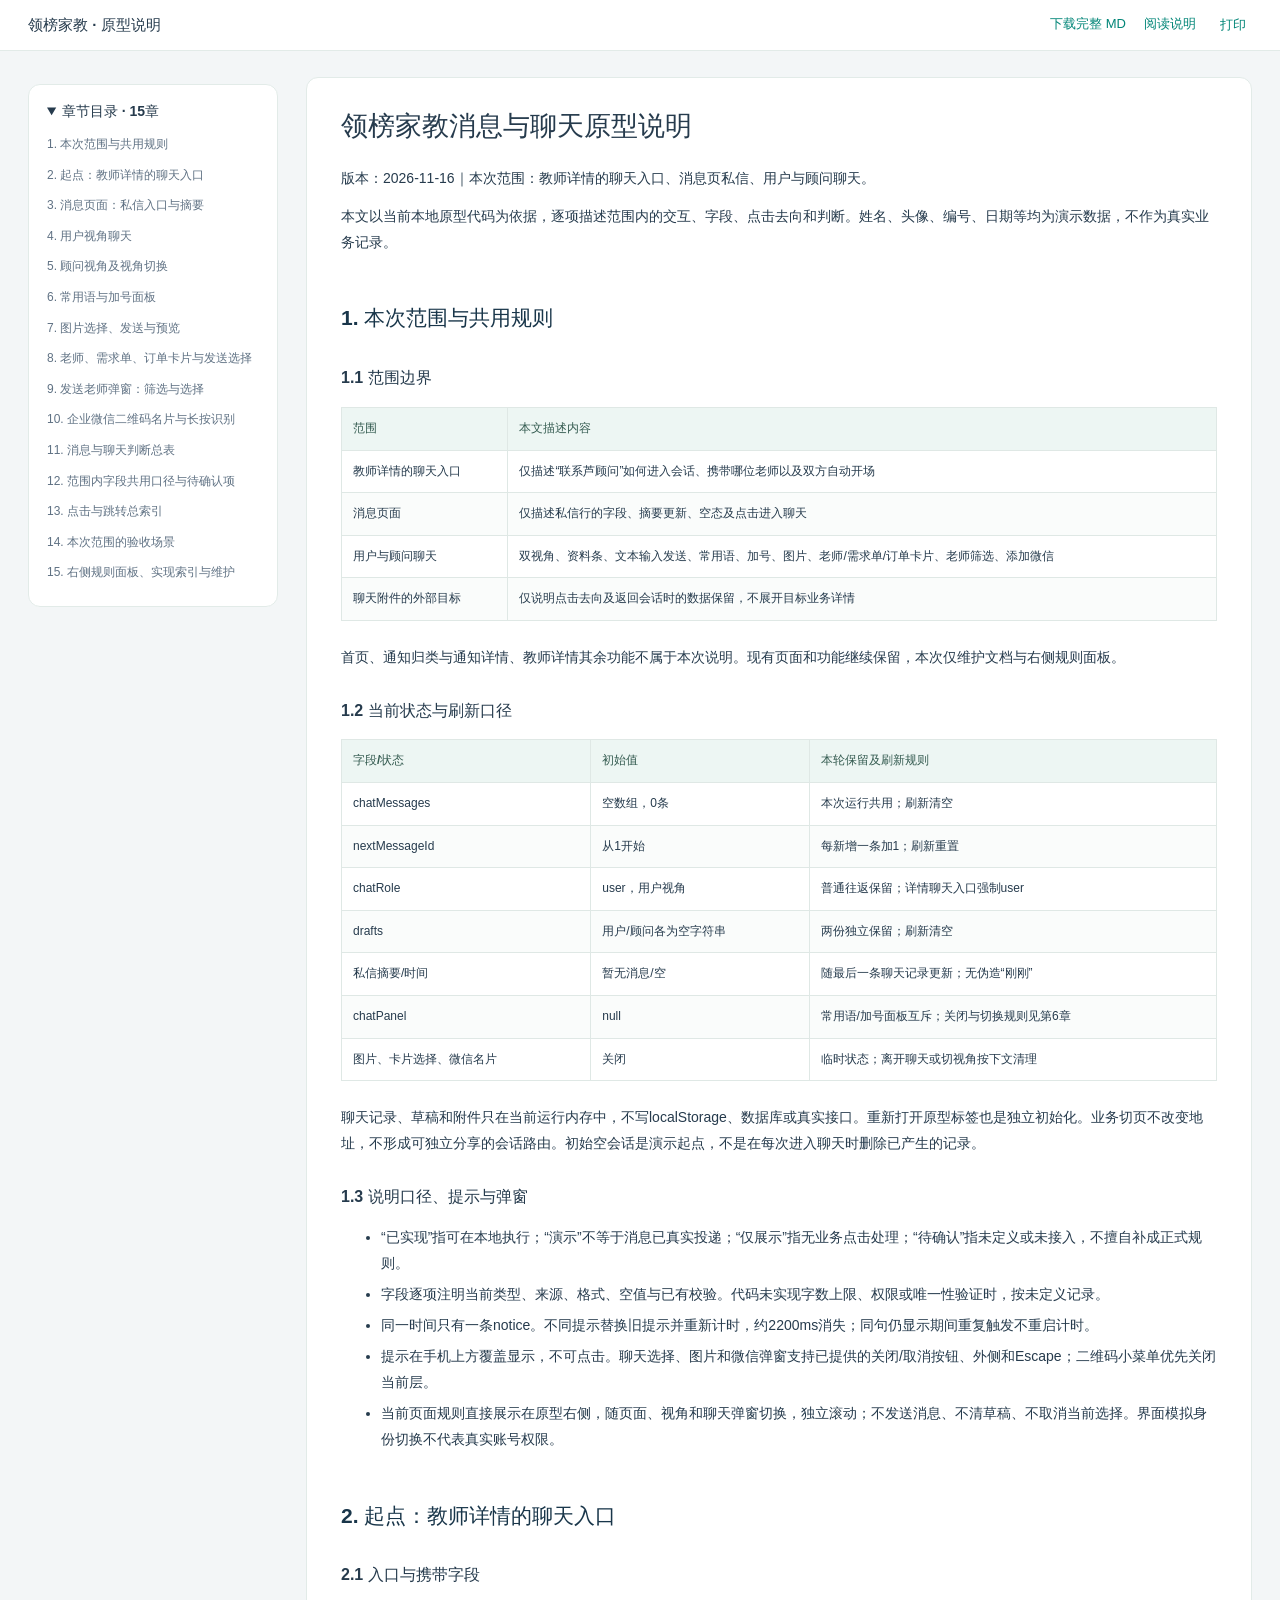
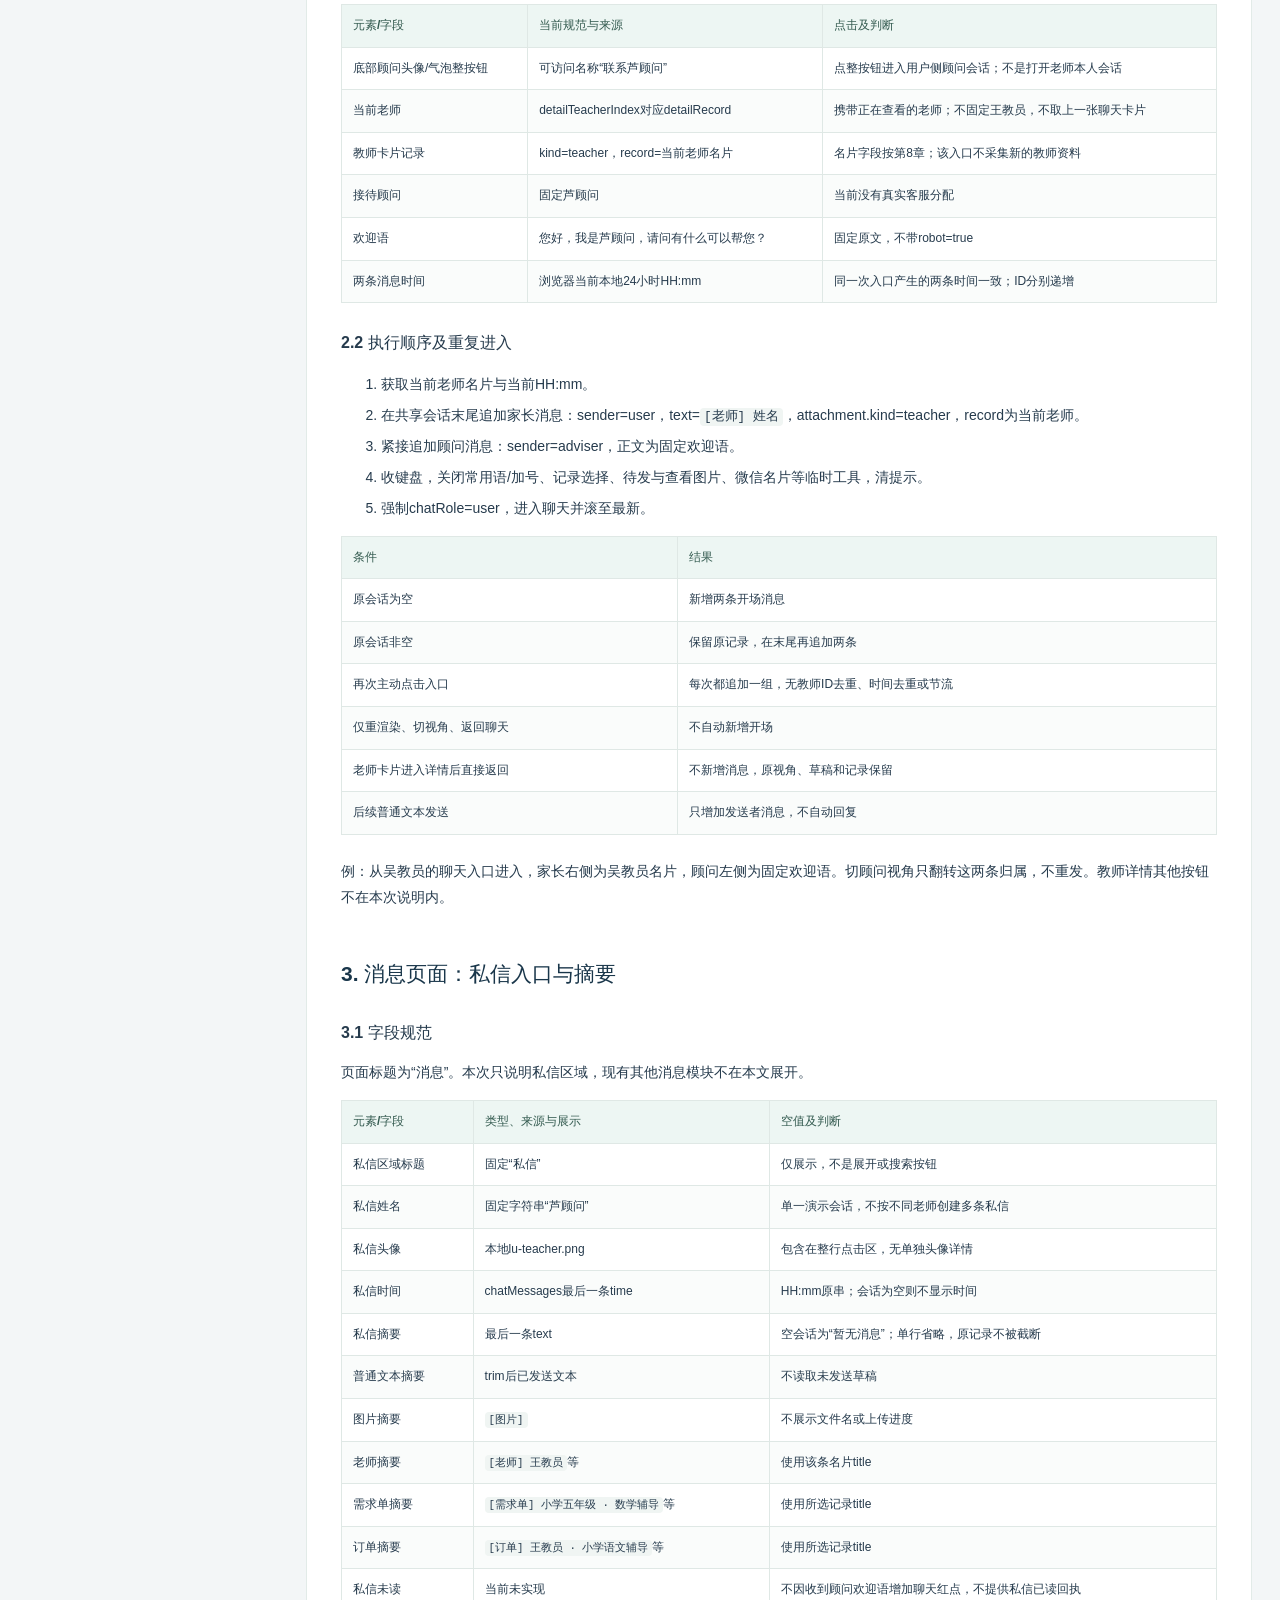
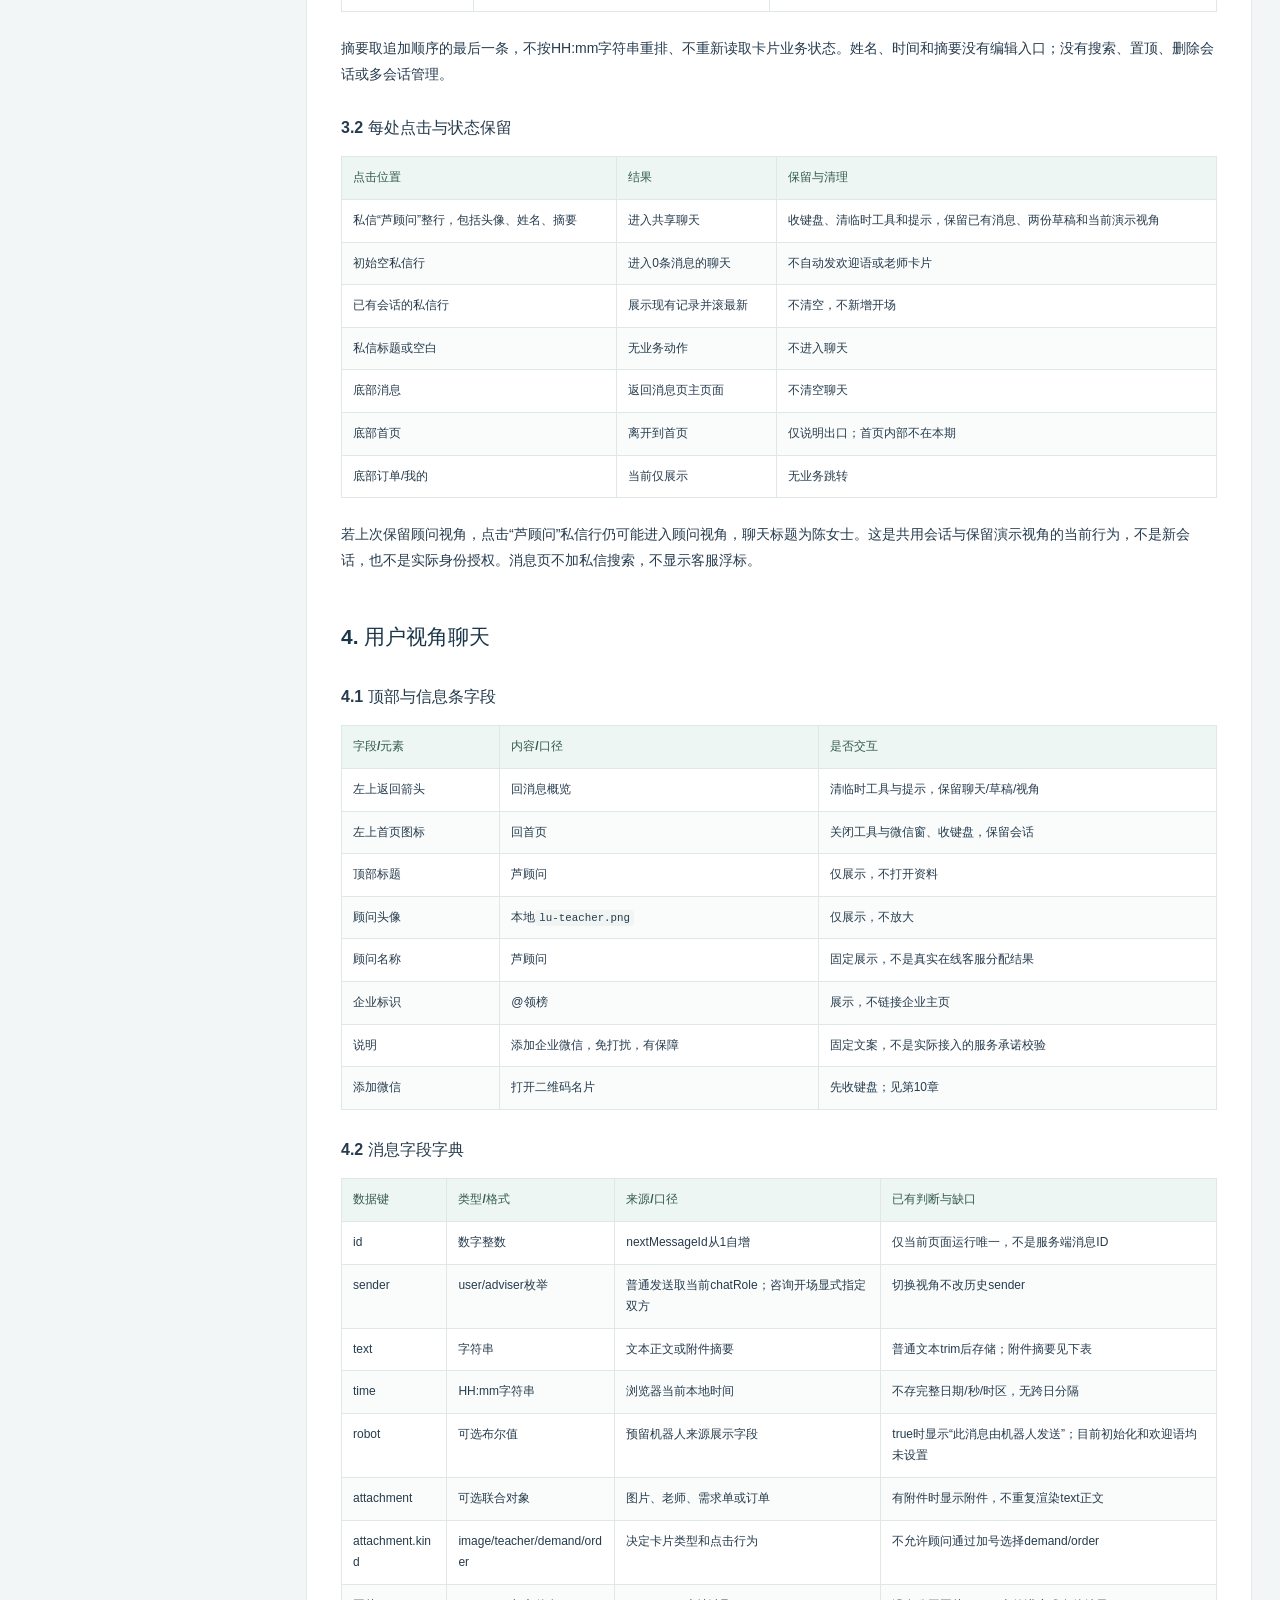
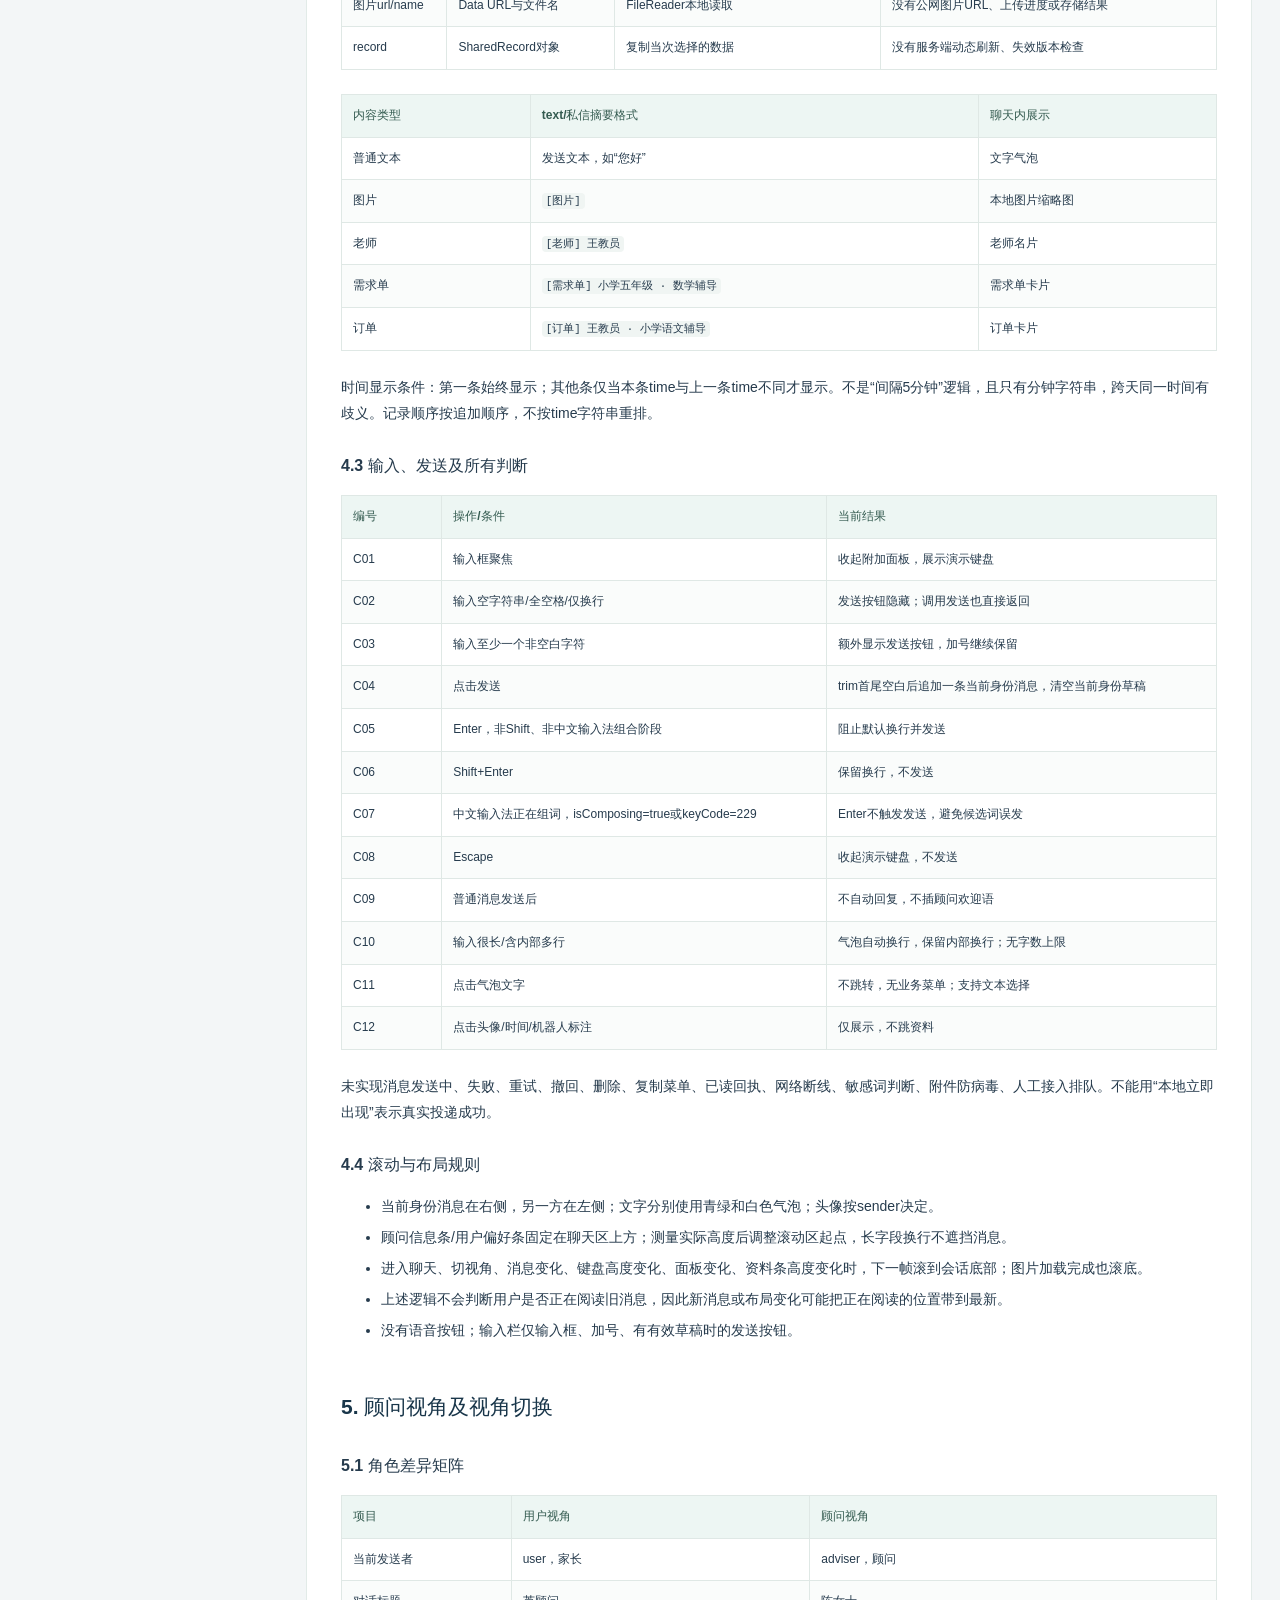
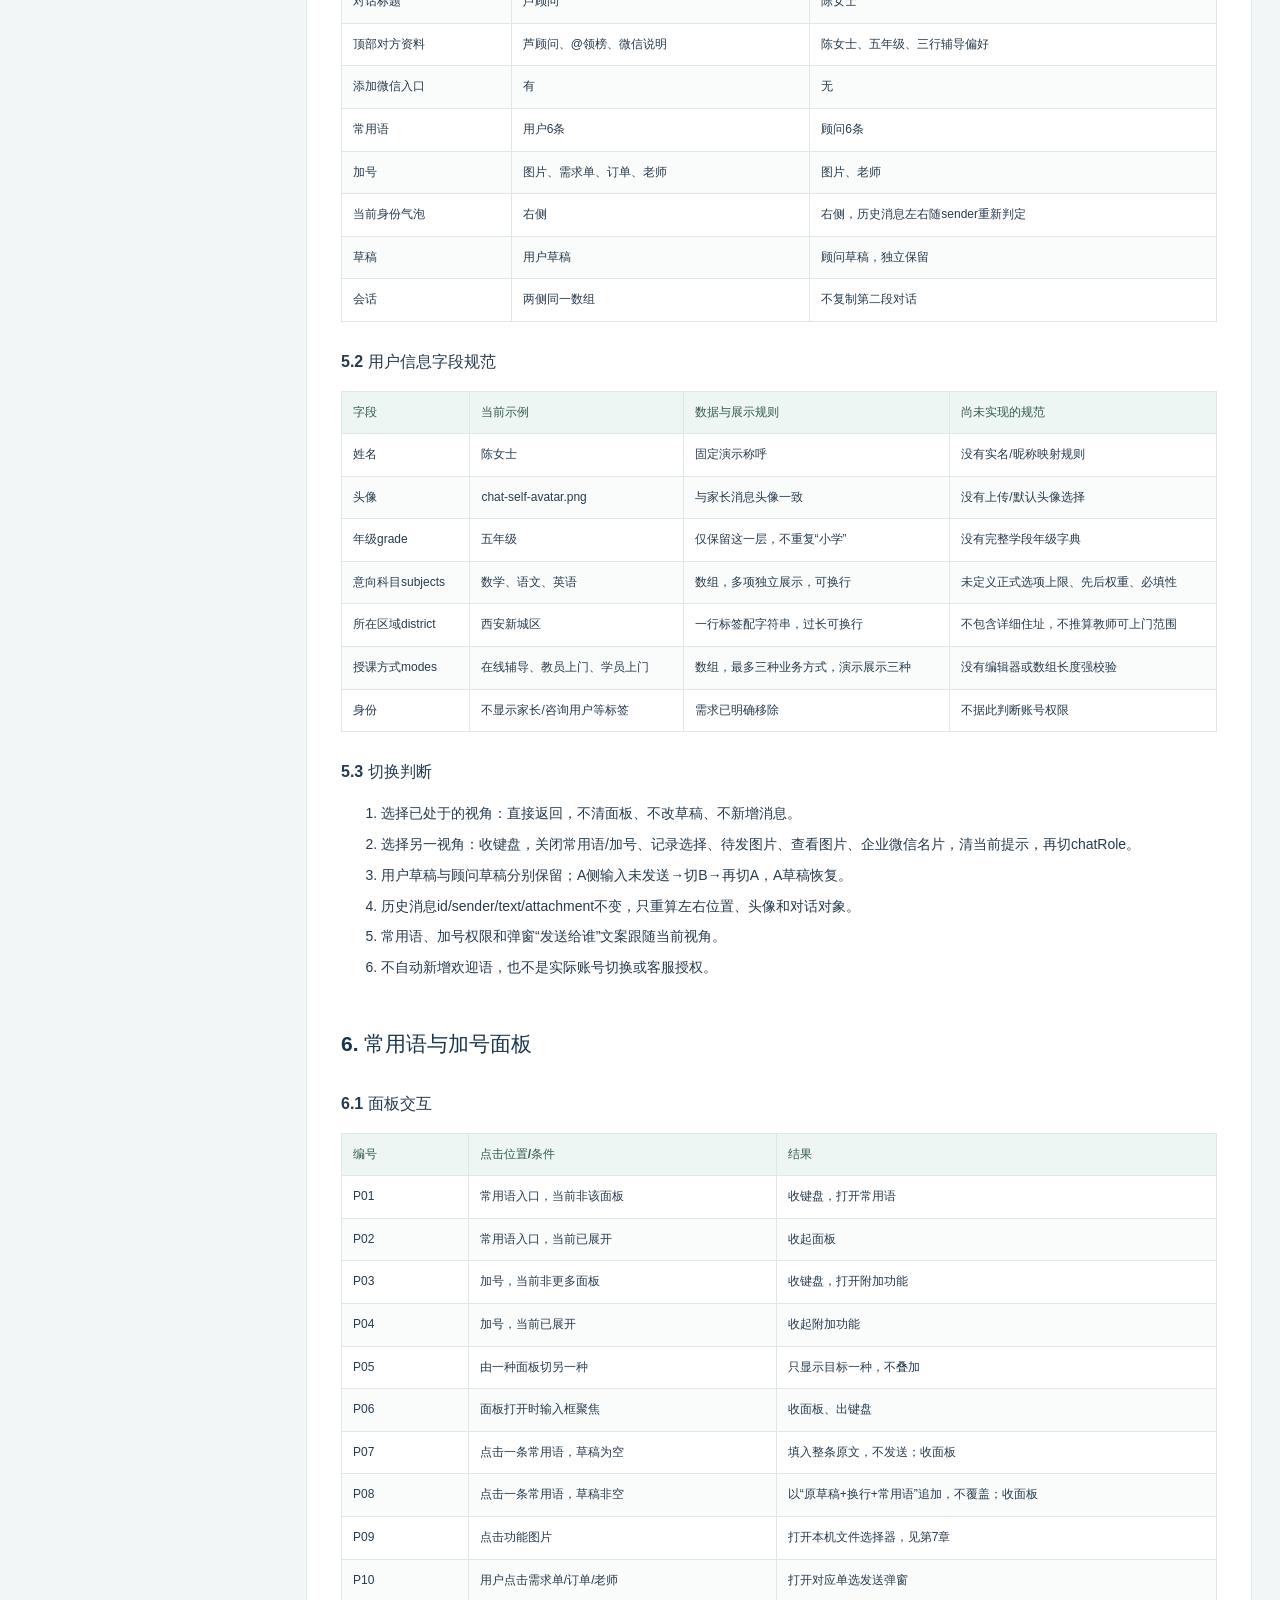
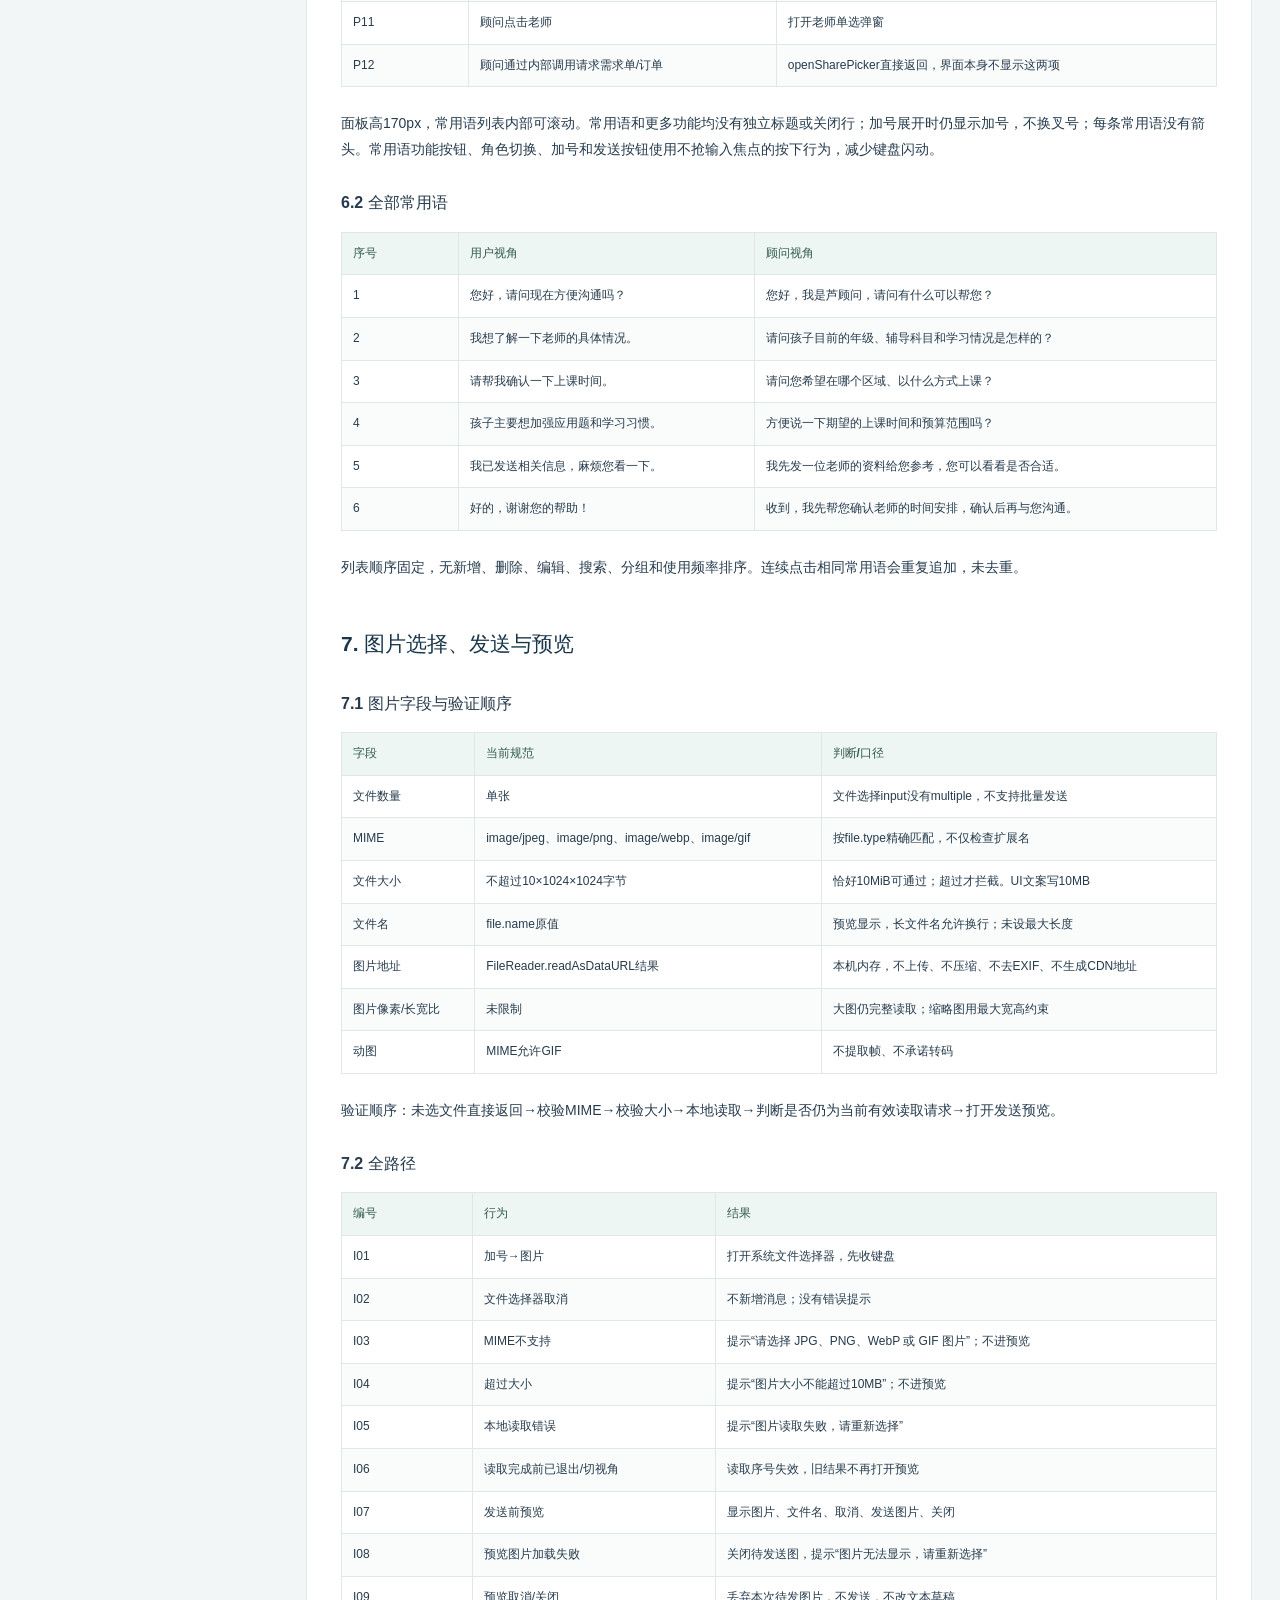
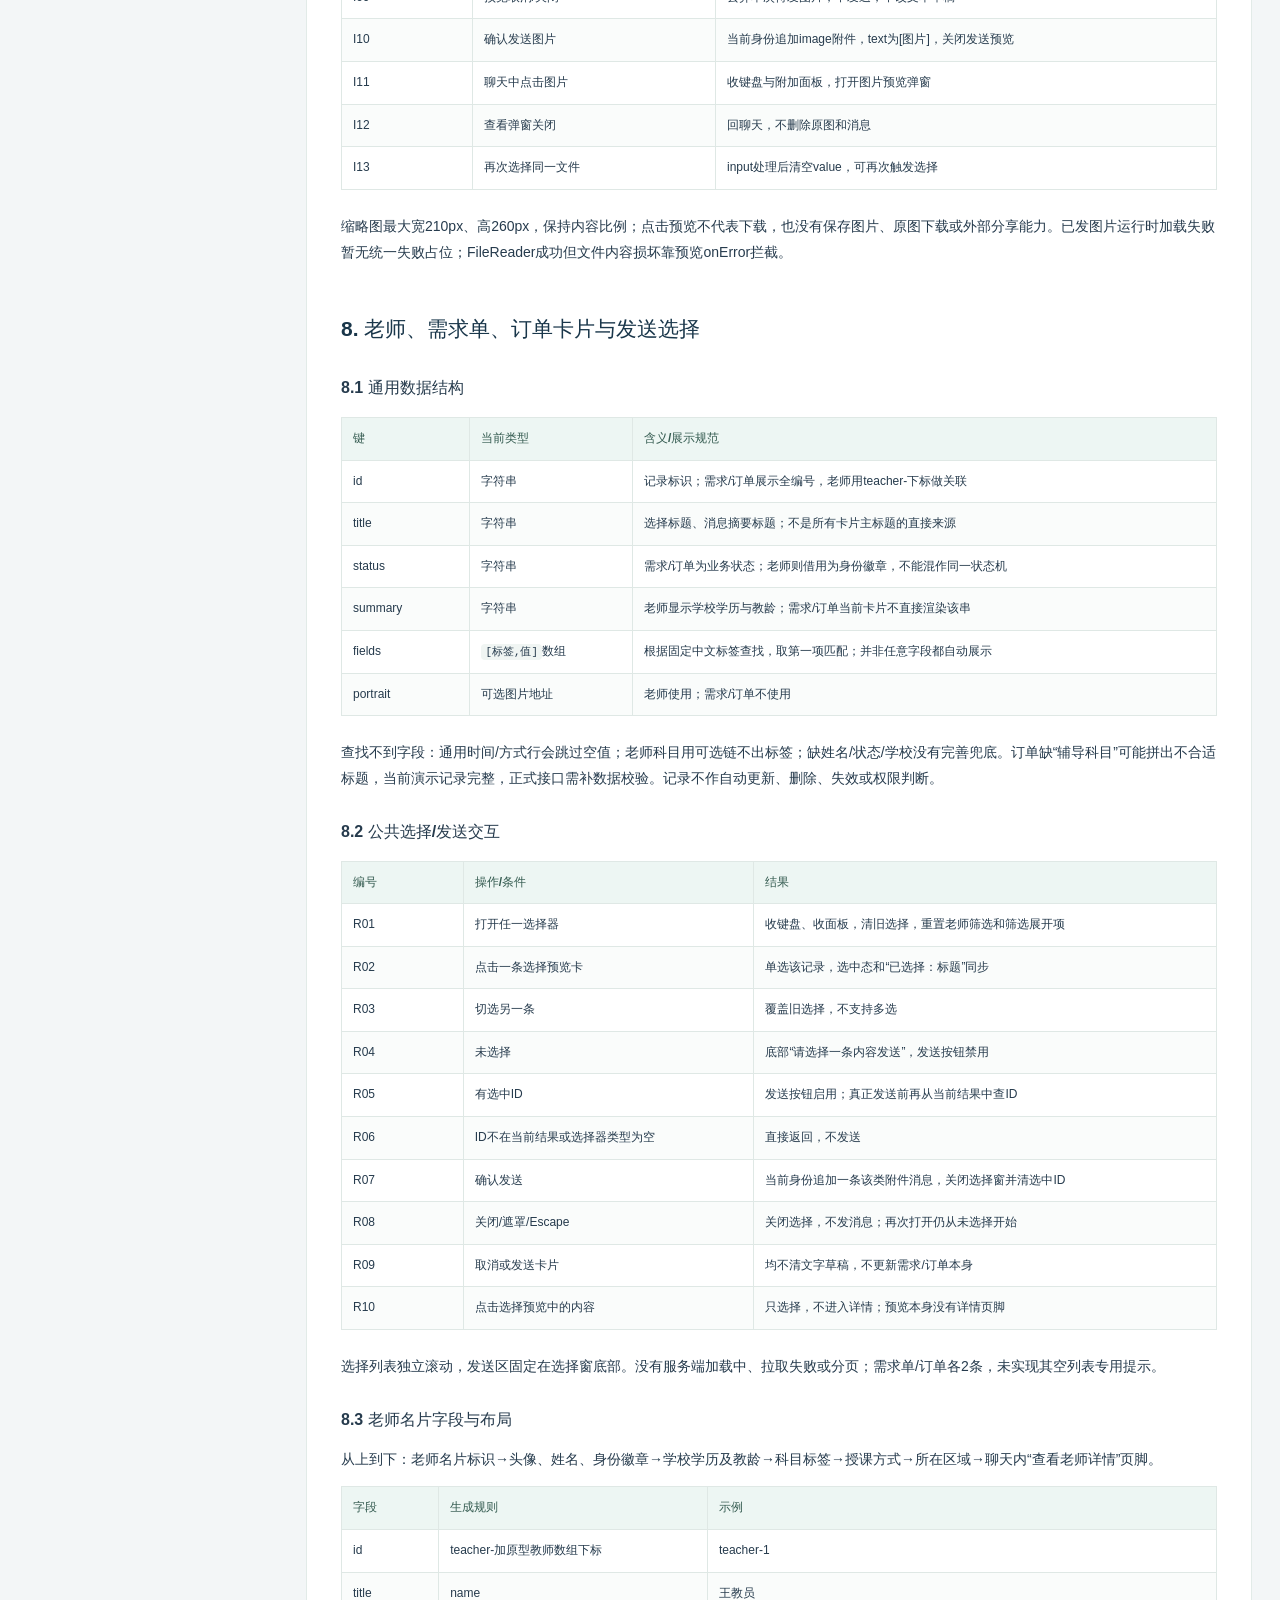
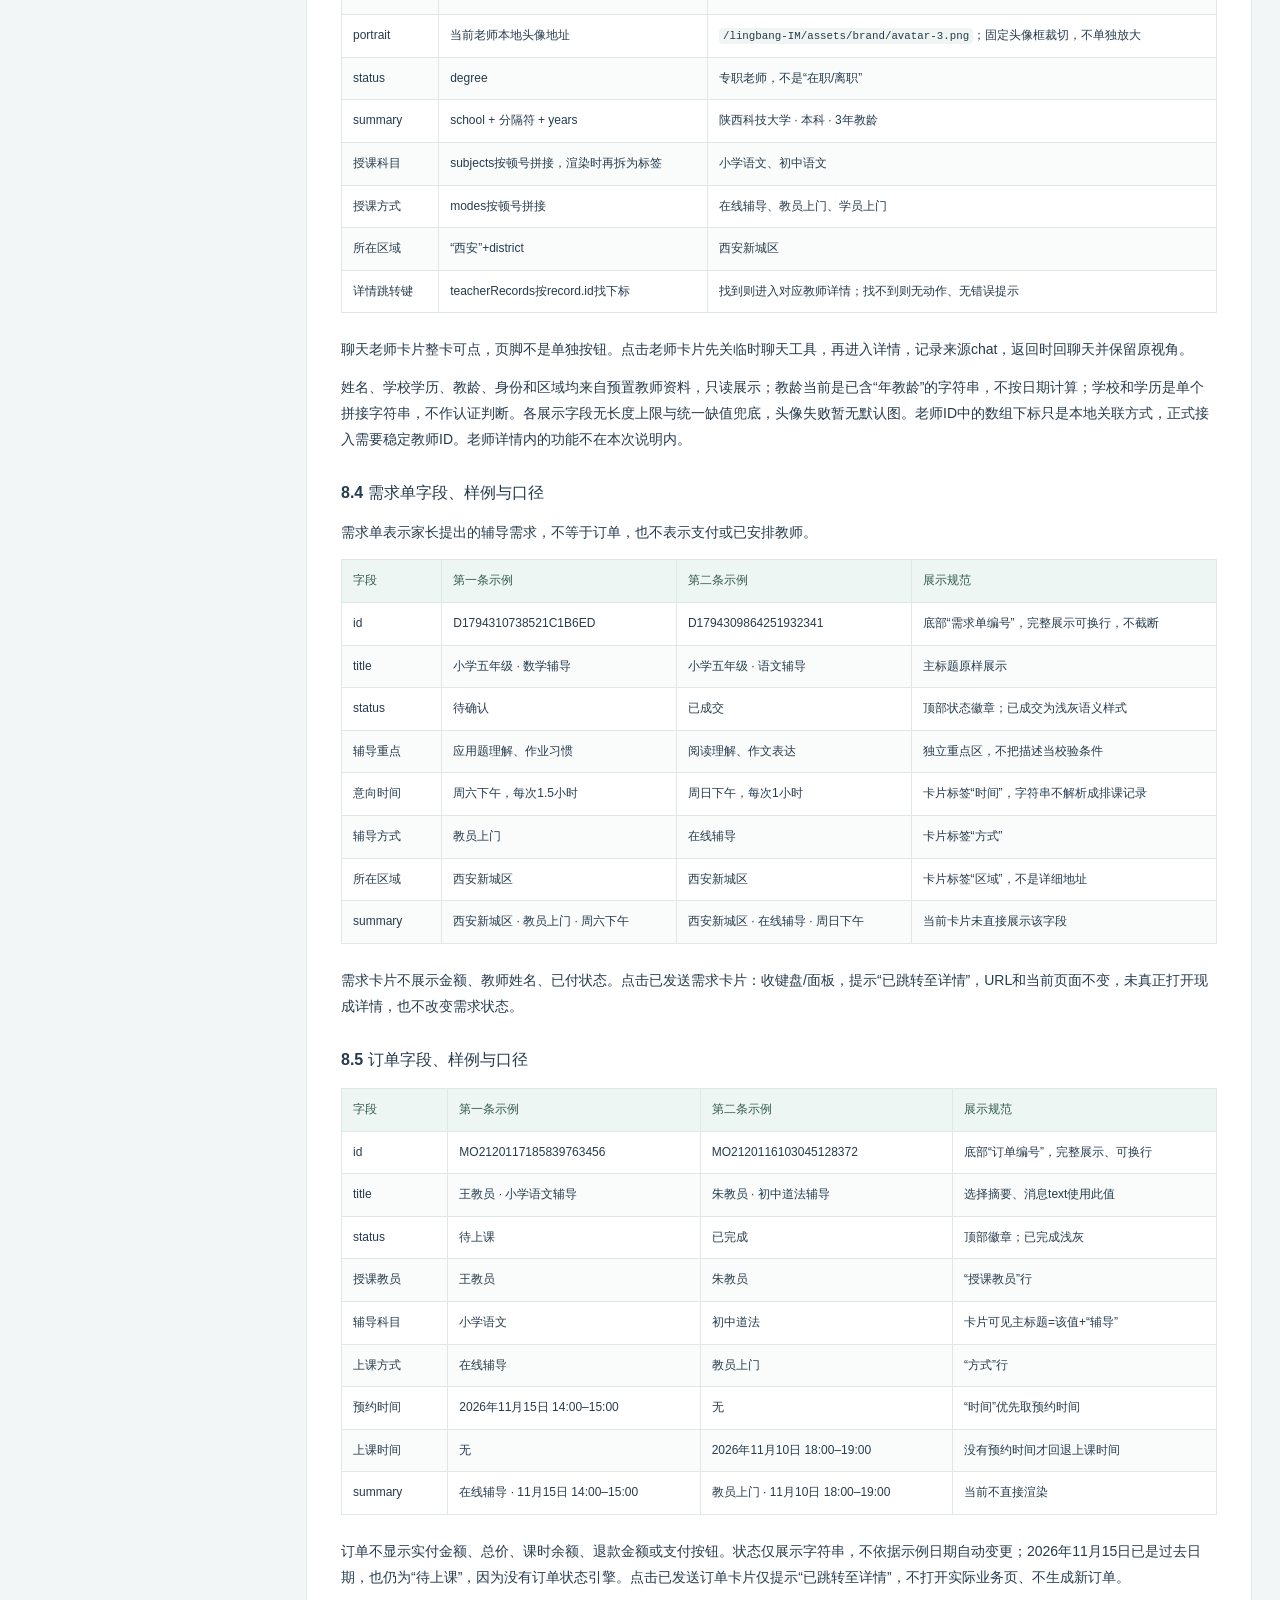
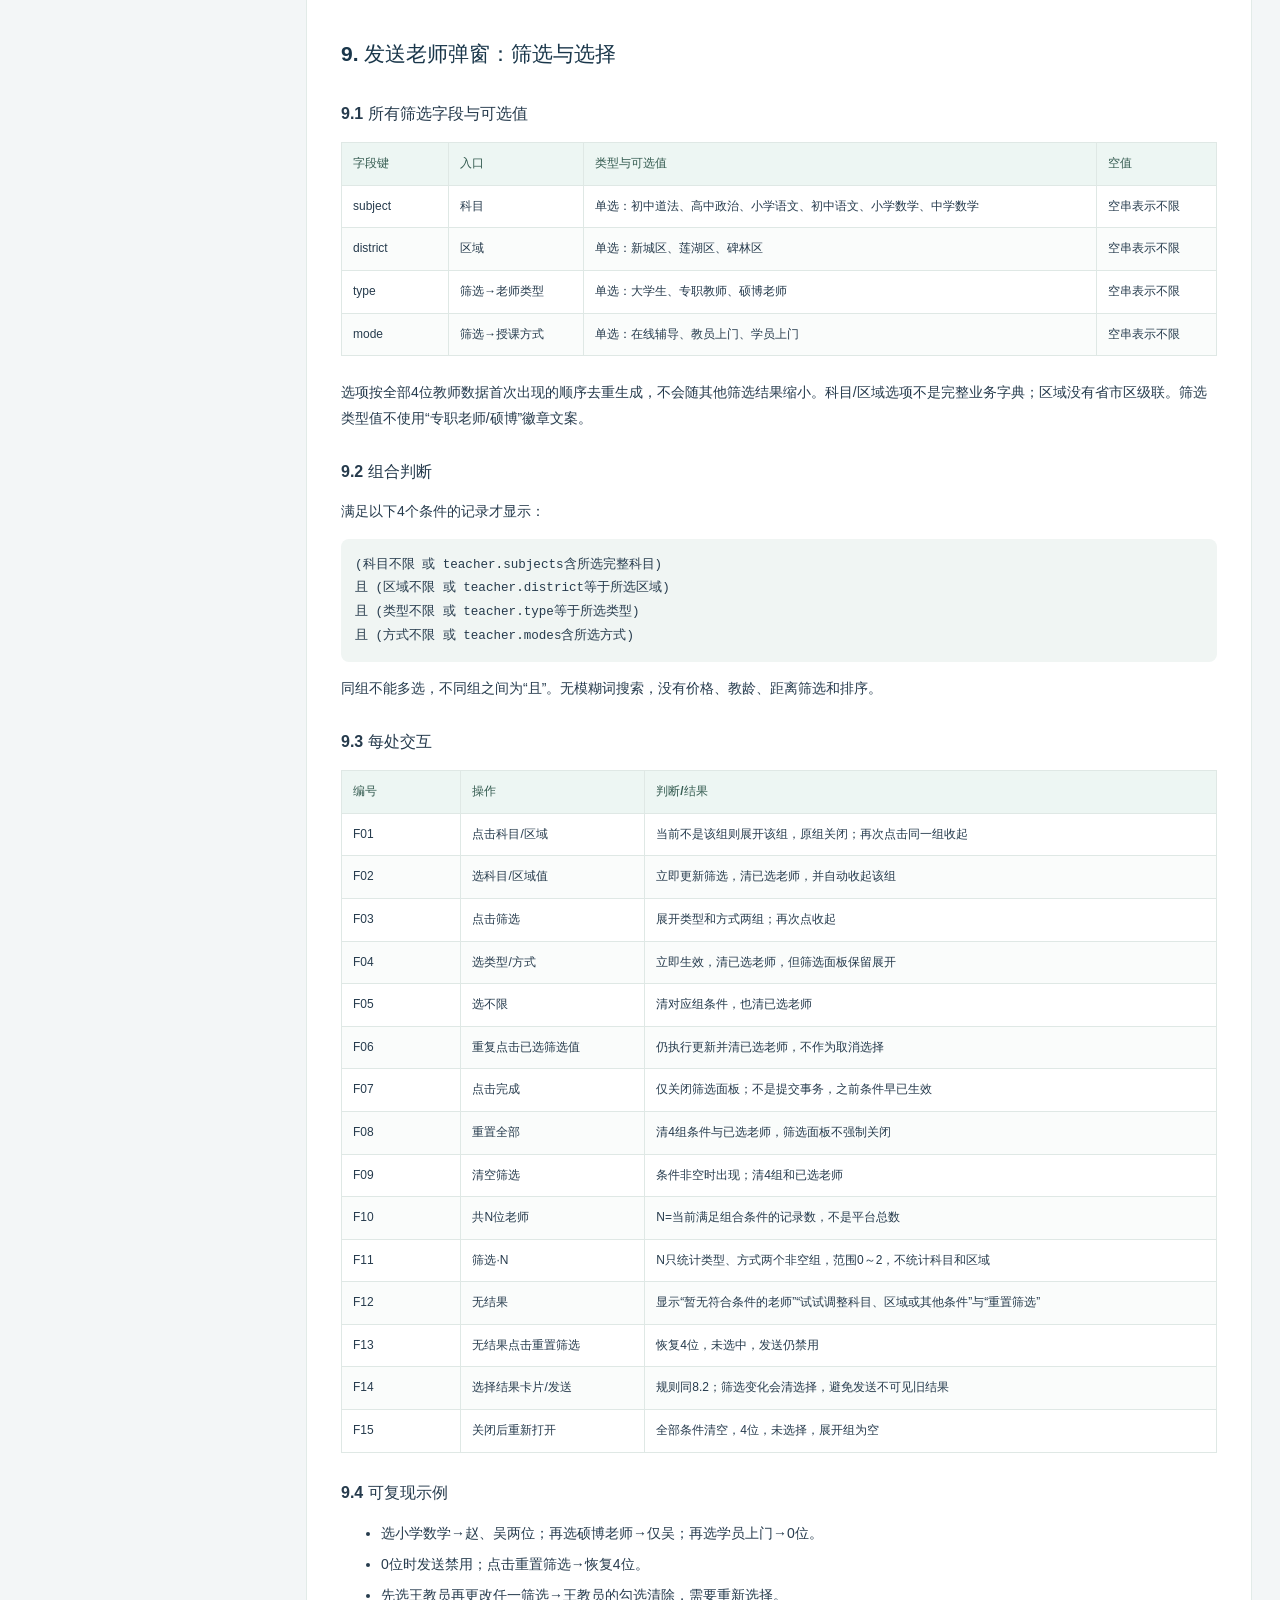
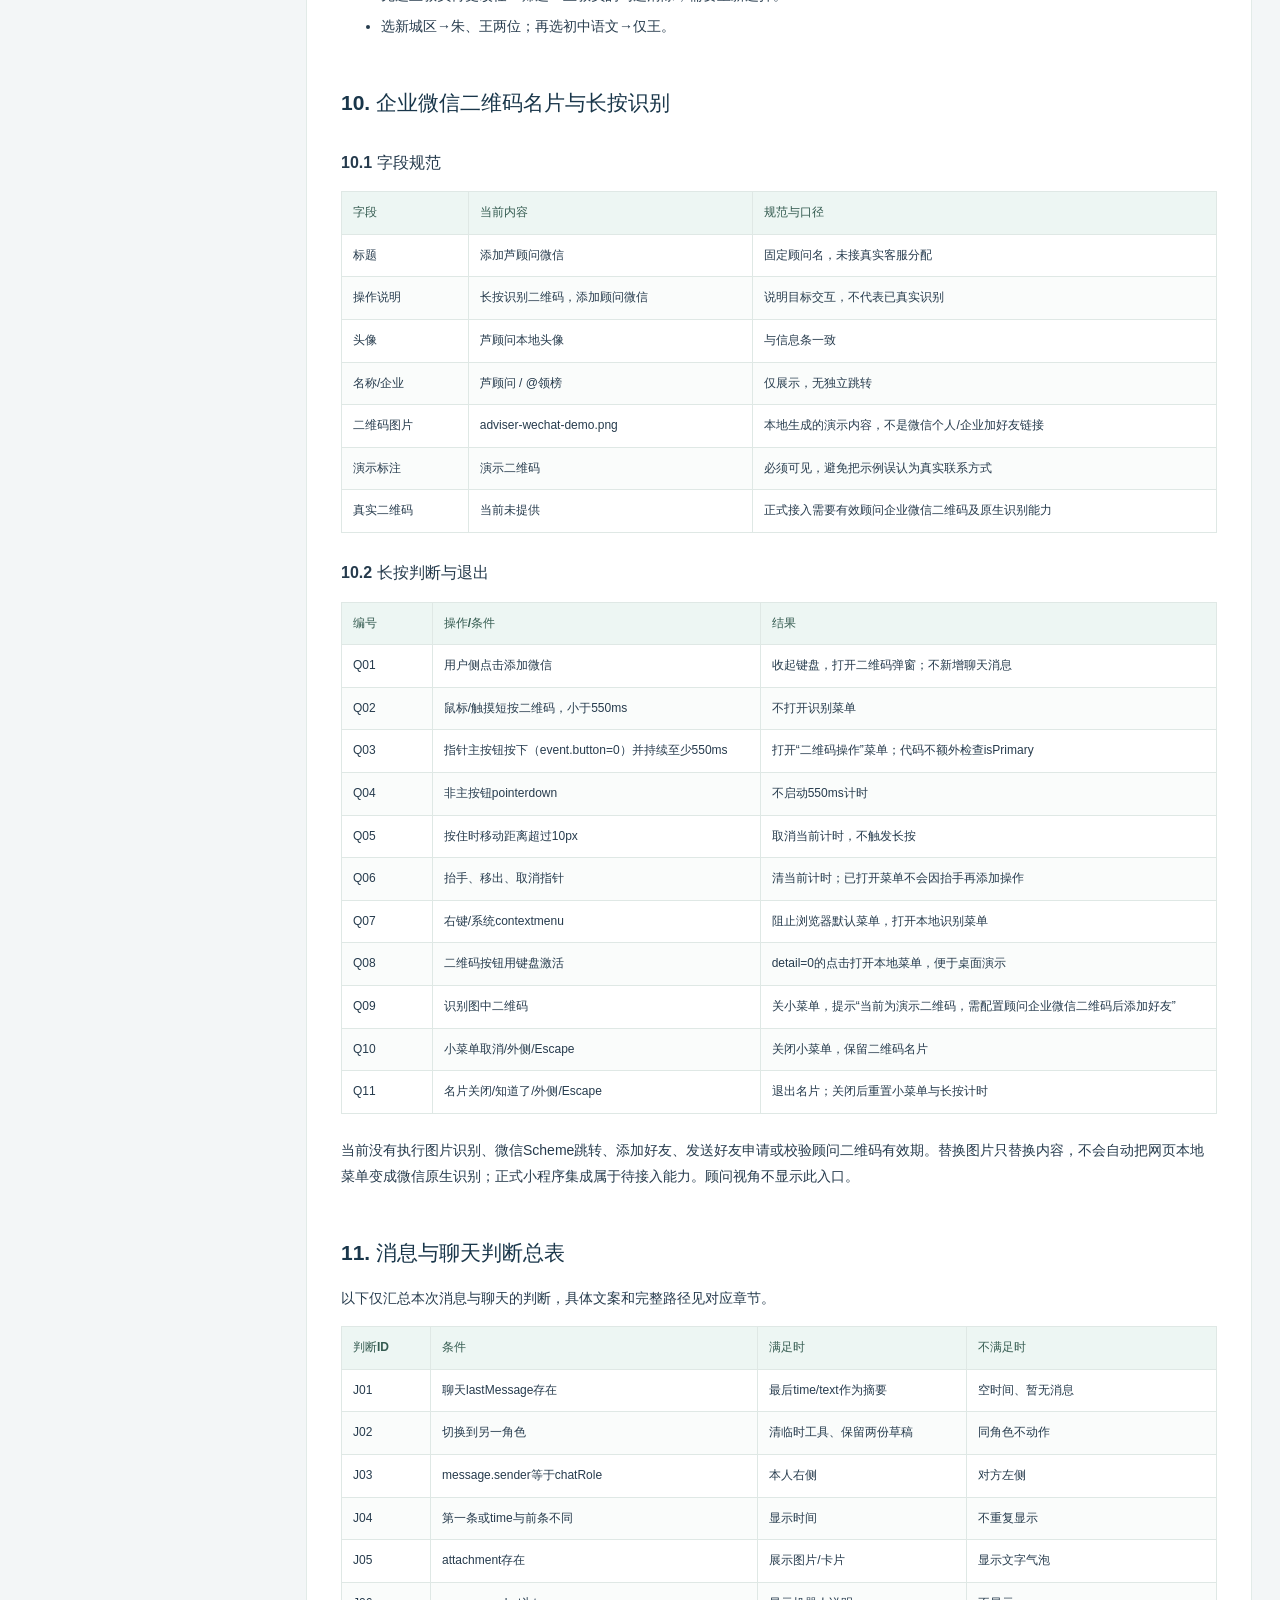
<file: prototype-guide.html>
<!doctype html>
<html lang="zh-CN"><head><meta charset="UTF-8"><meta name="viewport" content="width=device-width,initial-scale=1"><meta name="source-sha256" content="827aea8b739711aa480d58dc589e859d76699cc70835c66493653714337a749d"><title>领榜家教 · 消息与聊天原型说明</title>
<style>
:root{font-family:-apple-system,BlinkMacSystemFont,"PingFang SC","Microsoft YaHei",sans-serif;color:#263b4d;background:#f3f6f7;font-synthesis:none}*{box-sizing:border-box}body{margin:0}a{color:#008577;text-decoration:none}a:hover{text-decoration:underline}.guide-toolbar{position:sticky;top:0;z-index:3;display:flex;align-items:center;justify-content:space-between;gap:16px;padding:15px 28px;border-bottom:1px solid #e2ebe8;background:#fffffff5;backdrop-filter:blur(8px)}.guide-toolbar strong{font-size:15px}.guide-toolbar nav{display:flex;gap:18px;font-size:13px}.layout{display:grid;grid-template-columns:250px minmax(0,1fr);gap:28px;max-width:1500px;margin:auto;padding:26px 28px}.directory{position:sticky;top:84px;align-self:start;max-height:calc(100vh - 110px);overflow-y:auto;padding:18px;background:#fff;border:1px solid #e2ebe8;border-radius:12px}.directory summary{font-size:14px;font-weight:650}.directory ol{list-style:none;padding:8px 0 0;margin:0}.directory a{display:block;padding:6px 0;font-size:12px;color:#607284;line-height:1.55}.guide-body{min-width:0;background:#fff;border:1px solid #e2ebe8;border-radius:12px;padding:30px 34px;line-height:1.85;font-size:14px;overflow-wrap:anywhere}.guide-body h1{font-size:27px;line-height:1.4;margin:0 0 20px}.guide-body h2{font-size:21px;margin:36px 0 14px;padding-top:8px;color:#19364a}.guide-body h3{font-size:16px;margin:25px 0 12px}.guide-body p{margin:12px 0}.guide-body li{margin:5px 0}.guide-body code{padding:2px 4px;background:#f0f5f3;border-radius:4px;font-size:.9em;white-space:normal}.guide-body pre{background:#f0f5f3;padding:14px;border-radius:8px;overflow:auto;line-height:1.7}.guide-body pre code{padding:0;white-space:pre}.table-scroll{overflow-x:auto;margin:14px 0 24px}table{border-collapse:collapse;width:100%;font-size:12px;line-height:1.8}th,td{border:1px solid #dfe8e5;padding:10px 11px;vertical-align:top;text-align:left;min-width:85px}th{background:#edf6f3;color:#345b50;font-weight:600}tbody tr:nth-child(even){background:#fafcfb}.section-anchor{display:block;scroll-margin-top:85px}h2,h3{scroll-margin-top:85px}.guide-footer{padding:15px 28px;color:#82929c;font-size:12px;text-align:center}.guide-toolbar button{border:0;background:none;color:#008577;font:inherit;cursor:pointer}@media(max-width:850px){.layout{grid-template-columns:minmax(0,1fr);padding:16px;gap:16px}.directory{position:static;max-height:250px}.guide-body{padding:22px 18px}.guide-toolbar{padding:13px 16px;flex-wrap:wrap}.guide-toolbar nav{gap:12px}.guide-body h1{font-size:23px}}@media print{.guide-toolbar,.directory,.guide-footer{display:none}.layout{display:block;padding:0}.guide-body{border:0;padding:0}table{font-size:9px}tr{break-inside:avoid}.table-scroll{overflow:visible}h2,h3{break-after:avoid}}
</style></head><body><header class="guide-toolbar"><strong>领榜家教 · 原型说明</strong><nav><a href="./prototype-guide.md" download="领榜家教-原型说明.md">下载完整 MD</a><a href="#overview">阅读说明</a><button type="button" onclick="window.print()">打印</button></nav></header><div class="layout"><aside class="directory"><details open><summary>章节目录 · 15章</summary><ol><li><a href="#overview">1. 本次范围与共用规则</a></li><li><a href="#chat-entry">2. 起点：教师详情的聊天入口</a></li><li><a href="#messages">3. 消息页面：私信入口与摘要</a></li><li><a href="#chat-user">4. 用户视角聊天</a></li><li><a href="#chat-adviser">5. 顾问视角及视角切换</a></li><li><a href="#phrases">6. 常用语与加号面板</a></li><li><a href="#images">7. 图片选择、发送与预览</a></li><li><a href="#cards">8. 老师、需求单、订单卡片与发送选择</a></li><li><a href="#teacher-picker">9. 发送老师弹窗：筛选与选择</a></li><li><a href="#wechat">10. 企业微信二维码名片与长按识别</a></li><li><a href="#decisions">11. 消息与聊天判断总表</a></li><li><a href="#fields">12. 范围内字段共用口径与待确认项</a></li><li><a href="#navigation">13. 点击与跳转总索引</a></li><li><a href="#acceptance">14. 本次范围的验收场景</a></li><li><a href="#implementation">15. 右侧规则面板、实现索引与维护</a></li></ol></details></aside><main class="guide-body"><h1 id="guide-heading-0">领榜家教消息与聊天原型说明</h1>
<p>版本：2026-11-16｜本次范围：教师详情的聊天入口、消息页私信、用户与顾问聊天。</p>
<p>本文以当前本地原型代码为依据，逐项描述范围内的交互、字段、点击去向和判断。姓名、头像、编号、日期等均为演示数据，不作为真实业务记录。</p>
<a class="section-anchor" id="overview"></a>
<h2 id="guide-heading-1">1. 本次范围与共用规则</h2>
<h3 id="guide-heading-2">1.1 范围边界</h3>
<div class="table-scroll"><table><thead><tr><th>范围</th><th>本文描述内容</th></tr></thead><tbody><tr><td data-label="范围">教师详情的聊天入口</td><td data-label="本文描述内容">仅描述“联系芦顾问”如何进入会话、携带哪位老师以及双方自动开场</td></tr><tr><td data-label="范围">消息页面</td><td data-label="本文描述内容">仅描述私信行的字段、摘要更新、空态及点击进入聊天</td></tr><tr><td data-label="范围">用户与顾问聊天</td><td data-label="本文描述内容">双视角、资料条、文本输入发送、常用语、加号、图片、老师/需求单/订单卡片、老师筛选、添加微信</td></tr><tr><td data-label="范围">聊天附件的外部目标</td><td data-label="本文描述内容">仅说明点击去向及返回会话时的数据保留，不展开目标业务详情</td></tr></tbody></table></div>
<p>首页、通知归类与通知详情、教师详情其余功能不属于本次说明。现有页面和功能继续保留，本次仅维护文档与右侧规则面板。</p>
<h3 id="guide-heading-3">1.2 当前状态与刷新口径</h3>
<div class="table-scroll"><table><thead><tr><th>字段/状态</th><th>初始值</th><th>本轮保留及刷新规则</th></tr></thead><tbody><tr><td data-label="字段/状态">chatMessages</td><td data-label="初始值">空数组，0条</td><td data-label="本轮保留及刷新规则">本次运行共用；刷新清空</td></tr><tr><td data-label="字段/状态">nextMessageId</td><td data-label="初始值">从1开始</td><td data-label="本轮保留及刷新规则">每新增一条加1；刷新重置</td></tr><tr><td data-label="字段/状态">chatRole</td><td data-label="初始值">user，用户视角</td><td data-label="本轮保留及刷新规则">普通往返保留；详情聊天入口强制user</td></tr><tr><td data-label="字段/状态">drafts</td><td data-label="初始值">用户/顾问各为空字符串</td><td data-label="本轮保留及刷新规则">两份独立保留；刷新清空</td></tr><tr><td data-label="字段/状态">私信摘要/时间</td><td data-label="初始值">暂无消息/空</td><td data-label="本轮保留及刷新规则">随最后一条聊天记录更新；无伪造“刚刚”</td></tr><tr><td data-label="字段/状态">chatPanel</td><td data-label="初始值">null</td><td data-label="本轮保留及刷新规则">常用语/加号面板互斥；关闭与切换规则见第6章</td></tr><tr><td data-label="字段/状态">图片、卡片选择、微信名片</td><td data-label="初始值">关闭</td><td data-label="本轮保留及刷新规则">临时状态；离开聊天或切视角按下文清理</td></tr></tbody></table></div>
<p>聊天记录、草稿和附件只在当前运行内存中，不写localStorage、数据库或真实接口。重新打开原型标签也是独立初始化。业务切页不改变地址，不形成可独立分享的会话路由。初始空会话是演示起点，不是在每次进入聊天时删除已产生的记录。</p>
<h3 id="guide-heading-4">1.3 说明口径、提示与弹窗</h3>
<ul><li>“已实现”指可在本地执行；“演示”不等于消息已真实投递；“仅展示”指无业务点击处理；“待确认”指未定义或未接入，不擅自补成正式规则。</li><li>字段逐项注明当前类型、来源、格式、空值与已有校验。代码未实现字数上限、权限或唯一性验证时，按未定义记录。</li><li>同一时间只有一条notice。不同提示替换旧提示并重新计时，约2200ms消失；同句仍显示期间重复触发不重启计时。</li><li>提示在手机上方覆盖显示，不可点击。聊天选择、图片和微信弹窗支持已提供的关闭/取消按钮、外侧和Escape；二维码小菜单优先关闭当前层。</li><li>当前页面规则直接展示在原型右侧，随页面、视角和聊天弹窗切换，独立滚动；不发送消息、不清草稿、不取消当前选择。界面模拟身份切换不代表真实账号权限。</li></ul>
<a class="section-anchor" id="chat-entry"></a>
<h2 id="guide-heading-5">2. 起点：教师详情的聊天入口</h2>
<h3 id="guide-heading-6">2.1 入口与携带字段</h3>
<div class="table-scroll"><table><thead><tr><th>元素/字段</th><th>当前规范与来源</th><th>点击及判断</th></tr></thead><tbody><tr><td data-label="元素/字段">底部顾问头像/气泡整按钮</td><td data-label="当前规范与来源">可访问名称“联系芦顾问”</td><td data-label="点击及判断">点整按钮进入用户侧顾问会话；不是打开老师本人会话</td></tr><tr><td data-label="元素/字段">当前老师</td><td data-label="当前规范与来源">detailTeacherIndex对应detailRecord</td><td data-label="点击及判断">携带正在查看的老师；不固定王教员，不取上一张聊天卡片</td></tr><tr><td data-label="元素/字段">教师卡片记录</td><td data-label="当前规范与来源">kind=teacher，record=当前老师名片</td><td data-label="点击及判断">名片字段按第8章；该入口不采集新的教师资料</td></tr><tr><td data-label="元素/字段">接待顾问</td><td data-label="当前规范与来源">固定芦顾问</td><td data-label="点击及判断">当前没有真实客服分配</td></tr><tr><td data-label="元素/字段">欢迎语</td><td data-label="当前规范与来源">您好，我是芦顾问，请问有什么可以帮您？</td><td data-label="点击及判断">固定原文，不带robot=true</td></tr><tr><td data-label="元素/字段">两条消息时间</td><td data-label="当前规范与来源">浏览器当前本地24小时HH:mm</td><td data-label="点击及判断">同一次入口产生的两条时间一致；ID分别递增</td></tr></tbody></table></div>
<h3 id="guide-heading-7">2.2 执行顺序及重复进入</h3>
<ol><li>获取当前老师名片与当前HH:mm。</li><li>在共享会话末尾追加家长消息：sender=user，text=<code>[老师] 姓名</code>，attachment.kind=teacher，record为当前老师。</li><li>紧接追加顾问消息：sender=adviser，正文为固定欢迎语。</li><li>收键盘，关闭常用语/加号、记录选择、待发与查看图片、微信名片等临时工具，清提示。</li><li>强制chatRole=user，进入聊天并滚至最新。</li></ol>
<div class="table-scroll"><table><thead><tr><th>条件</th><th>结果</th></tr></thead><tbody><tr><td data-label="条件">原会话为空</td><td data-label="结果">新增两条开场消息</td></tr><tr><td data-label="条件">原会话非空</td><td data-label="结果">保留原记录，在末尾再追加两条</td></tr><tr><td data-label="条件">再次主动点击入口</td><td data-label="结果">每次都追加一组，无教师ID去重、时间去重或节流</td></tr><tr><td data-label="条件">仅重渲染、切视角、返回聊天</td><td data-label="结果">不自动新增开场</td></tr><tr><td data-label="条件">老师卡片进入详情后直接返回</td><td data-label="结果">不新增消息，原视角、草稿和记录保留</td></tr><tr><td data-label="条件">后续普通文本发送</td><td data-label="结果">只增加发送者消息，不自动回复</td></tr></tbody></table></div>
<p>例：从吴教员的聊天入口进入，家长右侧为吴教员名片，顾问左侧为固定欢迎语。切顾问视角只翻转这两条归属，不重发。教师详情其他按钮不在本次说明内。</p>
<a class="section-anchor" id="messages"></a>
<h2 id="guide-heading-8">3. 消息页面：私信入口与摘要</h2>
<h3 id="guide-heading-9">3.1 字段规范</h3>
<p>页面标题为“消息”。本次只说明私信区域，现有其他消息模块不在本文展开。</p>
<div class="table-scroll"><table><thead><tr><th>元素/字段</th><th>类型、来源与展示</th><th>空值及判断</th></tr></thead><tbody><tr><td data-label="元素/字段">私信区域标题</td><td data-label="类型、来源与展示">固定“私信”</td><td data-label="空值及判断">仅展示，不是展开或搜索按钮</td></tr><tr><td data-label="元素/字段">私信姓名</td><td data-label="类型、来源与展示">固定字符串“芦顾问”</td><td data-label="空值及判断">单一演示会话，不按不同老师创建多条私信</td></tr><tr><td data-label="元素/字段">私信头像</td><td data-label="类型、来源与展示">本地lu-teacher.png</td><td data-label="空值及判断">包含在整行点击区，无单独头像详情</td></tr><tr><td data-label="元素/字段">私信时间</td><td data-label="类型、来源与展示">chatMessages最后一条time</td><td data-label="空值及判断">HH:mm原串；会话为空则不显示时间</td></tr><tr><td data-label="元素/字段">私信摘要</td><td data-label="类型、来源与展示">最后一条text</td><td data-label="空值及判断">空会话为“暂无消息”；单行省略，原记录不被截断</td></tr><tr><td data-label="元素/字段">普通文本摘要</td><td data-label="类型、来源与展示">trim后已发送文本</td><td data-label="空值及判断">不读取未发送草稿</td></tr><tr><td data-label="元素/字段">图片摘要</td><td data-label="类型、来源与展示"><code>[图片]</code></td><td data-label="空值及判断">不展示文件名或上传进度</td></tr><tr><td data-label="元素/字段">老师摘要</td><td data-label="类型、来源与展示"><code>[老师] 王教员</code>等</td><td data-label="空值及判断">使用该条名片title</td></tr><tr><td data-label="元素/字段">需求单摘要</td><td data-label="类型、来源与展示"><code>[需求单] 小学五年级 · 数学辅导</code>等</td><td data-label="空值及判断">使用所选记录title</td></tr><tr><td data-label="元素/字段">订单摘要</td><td data-label="类型、来源与展示"><code>[订单] 王教员 · 小学语文辅导</code>等</td><td data-label="空值及判断">使用所选记录title</td></tr><tr><td data-label="元素/字段">私信未读</td><td data-label="类型、来源与展示">当前未实现</td><td data-label="空值及判断">不因收到顾问欢迎语增加聊天红点，不提供私信已读回执</td></tr></tbody></table></div>
<p>摘要取追加顺序的最后一条，不按HH:mm字符串重排、不重新读取卡片业务状态。姓名、时间和摘要没有编辑入口；没有搜索、置顶、删除会话或多会话管理。</p>
<h3 id="guide-heading-10">3.2 每处点击与状态保留</h3>
<div class="table-scroll"><table><thead><tr><th>点击位置</th><th>结果</th><th>保留与清理</th></tr></thead><tbody><tr><td data-label="点击位置">私信“芦顾问”整行，包括头像、姓名、摘要</td><td data-label="结果">进入共享聊天</td><td data-label="保留与清理">收键盘、清临时工具和提示，保留已有消息、两份草稿和当前演示视角</td></tr><tr><td data-label="点击位置">初始空私信行</td><td data-label="结果">进入0条消息的聊天</td><td data-label="保留与清理">不自动发欢迎语或老师卡片</td></tr><tr><td data-label="点击位置">已有会话的私信行</td><td data-label="结果">展示现有记录并滚最新</td><td data-label="保留与清理">不清空，不新增开场</td></tr><tr><td data-label="点击位置">私信标题或空白</td><td data-label="结果">无业务动作</td><td data-label="保留与清理">不进入聊天</td></tr><tr><td data-label="点击位置">底部消息</td><td data-label="结果">返回消息页主页面</td><td data-label="保留与清理">不清空聊天</td></tr><tr><td data-label="点击位置">底部首页</td><td data-label="结果">离开到首页</td><td data-label="保留与清理">仅说明出口；首页内部不在本期</td></tr><tr><td data-label="点击位置">底部订单/我的</td><td data-label="结果">当前仅展示</td><td data-label="保留与清理">无业务跳转</td></tr></tbody></table></div>
<p>若上次保留顾问视角，点击“芦顾问”私信行仍可能进入顾问视角，聊天标题为陈女士。这是共用会话与保留演示视角的当前行为，不是新会话，也不是实际身份授权。消息页不加私信搜索，不显示客服浮标。</p>
<a class="section-anchor" id="chat-user"></a>
<h2 id="guide-heading-11">4. 用户视角聊天</h2>
<h3 id="guide-heading-12">4.1 顶部与信息条字段</h3>
<div class="table-scroll"><table><thead><tr><th>字段/元素</th><th>内容/口径</th><th>是否交互</th></tr></thead><tbody><tr><td data-label="字段/元素">左上返回箭头</td><td data-label="内容/口径">回消息概览</td><td data-label="是否交互">清临时工具与提示，保留聊天/草稿/视角</td></tr><tr><td data-label="字段/元素">左上首页图标</td><td data-label="内容/口径">回首页</td><td data-label="是否交互">关闭工具与微信窗、收键盘，保留会话</td></tr><tr><td data-label="字段/元素">顶部标题</td><td data-label="内容/口径">芦顾问</td><td data-label="是否交互">仅展示，不打开资料</td></tr><tr><td data-label="字段/元素">顾问头像</td><td data-label="内容/口径">本地<code>lu-teacher.png</code></td><td data-label="是否交互">仅展示，不放大</td></tr><tr><td data-label="字段/元素">顾问名称</td><td data-label="内容/口径">芦顾问</td><td data-label="是否交互">固定展示，不是真实在线客服分配结果</td></tr><tr><td data-label="字段/元素">企业标识</td><td data-label="内容/口径">@领榜</td><td data-label="是否交互">展示，不链接企业主页</td></tr><tr><td data-label="字段/元素">说明</td><td data-label="内容/口径">添加企业微信，免打扰，有保障</td><td data-label="是否交互">固定文案，不是实际接入的服务承诺校验</td></tr><tr><td data-label="字段/元素">添加微信</td><td data-label="内容/口径">打开二维码名片</td><td data-label="是否交互">先收键盘；见第10章</td></tr></tbody></table></div>
<h3 id="guide-heading-13">4.2 消息字段字典</h3>
<div class="table-scroll"><table><thead><tr><th>数据键</th><th>类型/格式</th><th>来源/口径</th><th>已有判断与缺口</th></tr></thead><tbody><tr><td data-label="数据键">id</td><td data-label="类型/格式">数字整数</td><td data-label="来源/口径">nextMessageId从1自增</td><td data-label="已有判断与缺口">仅当前页面运行唯一，不是服务端消息ID</td></tr><tr><td data-label="数据键">sender</td><td data-label="类型/格式">user/adviser枚举</td><td data-label="来源/口径">普通发送取当前chatRole；咨询开场显式指定双方</td><td data-label="已有判断与缺口">切换视角不改历史sender</td></tr><tr><td data-label="数据键">text</td><td data-label="类型/格式">字符串</td><td data-label="来源/口径">文本正文或附件摘要</td><td data-label="已有判断与缺口">普通文本trim后存储；附件摘要见下表</td></tr><tr><td data-label="数据键">time</td><td data-label="类型/格式">HH:mm字符串</td><td data-label="来源/口径">浏览器当前本地时间</td><td data-label="已有判断与缺口">不存完整日期/秒/时区，无跨日分隔</td></tr><tr><td data-label="数据键">robot</td><td data-label="类型/格式">可选布尔值</td><td data-label="来源/口径">预留机器人来源展示字段</td><td data-label="已有判断与缺口">true时显示“此消息由机器人发送”；目前初始化和欢迎语均未设置</td></tr><tr><td data-label="数据键">attachment</td><td data-label="类型/格式">可选联合对象</td><td data-label="来源/口径">图片、老师、需求单或订单</td><td data-label="已有判断与缺口">有附件时显示附件，不重复渲染text正文</td></tr><tr><td data-label="数据键">attachment.kind</td><td data-label="类型/格式">image/teacher/demand/order</td><td data-label="来源/口径">决定卡片类型和点击行为</td><td data-label="已有判断与缺口">不允许顾问通过加号选择demand/order</td></tr><tr><td data-label="数据键">图片url/name</td><td data-label="类型/格式">Data URL与文件名</td><td data-label="来源/口径">FileReader本地读取</td><td data-label="已有判断与缺口">没有公网图片URL、上传进度或存储结果</td></tr><tr><td data-label="数据键">record</td><td data-label="类型/格式">SharedRecord对象</td><td data-label="来源/口径">复制当次选择的数据</td><td data-label="已有判断与缺口">没有服务端动态刷新、失效版本检查</td></tr></tbody></table></div>
<div class="table-scroll"><table><thead><tr><th>内容类型</th><th>text/私信摘要格式</th><th>聊天内展示</th></tr></thead><tbody><tr><td data-label="内容类型">普通文本</td><td data-label="text/私信摘要格式">发送文本，如“您好”</td><td data-label="聊天内展示">文字气泡</td></tr><tr><td data-label="内容类型">图片</td><td data-label="text/私信摘要格式"><code>[图片]</code></td><td data-label="聊天内展示">本地图片缩略图</td></tr><tr><td data-label="内容类型">老师</td><td data-label="text/私信摘要格式"><code>[老师] 王教员</code></td><td data-label="聊天内展示">老师名片</td></tr><tr><td data-label="内容类型">需求单</td><td data-label="text/私信摘要格式"><code>[需求单] 小学五年级 · 数学辅导</code></td><td data-label="聊天内展示">需求单卡片</td></tr><tr><td data-label="内容类型">订单</td><td data-label="text/私信摘要格式"><code>[订单] 王教员 · 小学语文辅导</code></td><td data-label="聊天内展示">订单卡片</td></tr></tbody></table></div>
<p>时间显示条件：第一条始终显示；其他条仅当本条time与上一条time不同才显示。不是“间隔5分钟”逻辑，且只有分钟字符串，跨天同一时间有歧义。记录顺序按追加顺序，不按time字符串重排。</p>
<h3 id="guide-heading-14">4.3 输入、发送及所有判断</h3>
<div class="table-scroll"><table><thead><tr><th>编号</th><th>操作/条件</th><th>当前结果</th></tr></thead><tbody><tr><td data-label="编号">C01</td><td data-label="操作/条件">输入框聚焦</td><td data-label="当前结果">收起附加面板，展示演示键盘</td></tr><tr><td data-label="编号">C02</td><td data-label="操作/条件">输入空字符串/全空格/仅换行</td><td data-label="当前结果">发送按钮隐藏；调用发送也直接返回</td></tr><tr><td data-label="编号">C03</td><td data-label="操作/条件">输入至少一个非空白字符</td><td data-label="当前结果">额外显示发送按钮，加号继续保留</td></tr><tr><td data-label="编号">C04</td><td data-label="操作/条件">点击发送</td><td data-label="当前结果">trim首尾空白后追加一条当前身份消息，清空当前身份草稿</td></tr><tr><td data-label="编号">C05</td><td data-label="操作/条件">Enter，非Shift、非中文输入法组合阶段</td><td data-label="当前结果">阻止默认换行并发送</td></tr><tr><td data-label="编号">C06</td><td data-label="操作/条件">Shift+Enter</td><td data-label="当前结果">保留换行，不发送</td></tr><tr><td data-label="编号">C07</td><td data-label="操作/条件">中文输入法正在组词，isComposing=true或keyCode=229</td><td data-label="当前结果">Enter不触发发送，避免候选词误发</td></tr><tr><td data-label="编号">C08</td><td data-label="操作/条件">Escape</td><td data-label="当前结果">收起演示键盘，不发送</td></tr><tr><td data-label="编号">C09</td><td data-label="操作/条件">普通消息发送后</td><td data-label="当前结果">不自动回复，不插顾问欢迎语</td></tr><tr><td data-label="编号">C10</td><td data-label="操作/条件">输入很长/含内部多行</td><td data-label="当前结果">气泡自动换行，保留内部换行；无字数上限</td></tr><tr><td data-label="编号">C11</td><td data-label="操作/条件">点击气泡文字</td><td data-label="当前结果">不跳转，无业务菜单；支持文本选择</td></tr><tr><td data-label="编号">C12</td><td data-label="操作/条件">点击头像/时间/机器人标注</td><td data-label="当前结果">仅展示，不跳资料</td></tr></tbody></table></div>
<p>未实现消息发送中、失败、重试、撤回、删除、复制菜单、已读回执、网络断线、敏感词判断、附件防病毒、人工接入排队。不能用“本地立即出现”表示真实投递成功。</p>
<h3 id="guide-heading-15">4.4 滚动与布局规则</h3>
<ul><li>当前身份消息在右侧，另一方在左侧；文字分别使用青绿和白色气泡；头像按sender决定。</li><li>顾问信息条/用户偏好条固定在聊天区上方；测量实际高度后调整滚动区起点，长字段换行不遮挡消息。</li><li>进入聊天、切视角、消息变化、键盘高度变化、面板变化、资料条高度变化时，下一帧滚到会话底部；图片加载完成也滚底。</li><li>上述逻辑不会判断用户是否正在阅读旧消息，因此新消息或布局变化可能把正在阅读的位置带到最新。</li><li>没有语音按钮；输入栏仅输入框、加号、有有效草稿时的发送按钮。</li></ul>
<a class="section-anchor" id="chat-adviser"></a>
<h2 id="guide-heading-16">5. 顾问视角及视角切换</h2>
<h3 id="guide-heading-17">5.1 角色差异矩阵</h3>
<div class="table-scroll"><table><thead><tr><th>项目</th><th>用户视角</th><th>顾问视角</th></tr></thead><tbody><tr><td data-label="项目">当前发送者</td><td data-label="用户视角">user，家长</td><td data-label="顾问视角">adviser，顾问</td></tr><tr><td data-label="项目">对话标题</td><td data-label="用户视角">芦顾问</td><td data-label="顾问视角">陈女士</td></tr><tr><td data-label="项目">顶部对方资料</td><td data-label="用户视角">芦顾问、@领榜、微信说明</td><td data-label="顾问视角">陈女士、五年级、三行辅导偏好</td></tr><tr><td data-label="项目">添加微信入口</td><td data-label="用户视角">有</td><td data-label="顾问视角">无</td></tr><tr><td data-label="项目">常用语</td><td data-label="用户视角">用户6条</td><td data-label="顾问视角">顾问6条</td></tr><tr><td data-label="项目">加号</td><td data-label="用户视角">图片、需求单、订单、老师</td><td data-label="顾问视角">图片、老师</td></tr><tr><td data-label="项目">当前身份气泡</td><td data-label="用户视角">右侧</td><td data-label="顾问视角">右侧，历史消息左右随sender重新判定</td></tr><tr><td data-label="项目">草稿</td><td data-label="用户视角">用户草稿</td><td data-label="顾问视角">顾问草稿，独立保留</td></tr><tr><td data-label="项目">会话</td><td data-label="用户视角">两侧同一数组</td><td data-label="顾问视角">不复制第二段对话</td></tr></tbody></table></div>
<h3 id="guide-heading-18">5.2 用户信息字段规范</h3>
<div class="table-scroll"><table><thead><tr><th>字段</th><th>当前示例</th><th>数据与展示规则</th><th>尚未实现的规范</th></tr></thead><tbody><tr><td data-label="字段">姓名</td><td data-label="当前示例">陈女士</td><td data-label="数据与展示规则">固定演示称呼</td><td data-label="尚未实现的规范">没有实名/昵称映射规则</td></tr><tr><td data-label="字段">头像</td><td data-label="当前示例">chat-self-avatar.png</td><td data-label="数据与展示规则">与家长消息头像一致</td><td data-label="尚未实现的规范">没有上传/默认头像选择</td></tr><tr><td data-label="字段">年级grade</td><td data-label="当前示例">五年级</td><td data-label="数据与展示规则">仅保留这一层，不重复“小学”</td><td data-label="尚未实现的规范">没有完整学段年级字典</td></tr><tr><td data-label="字段">意向科目subjects</td><td data-label="当前示例">数学、语文、英语</td><td data-label="数据与展示规则">数组，多项独立展示，可换行</td><td data-label="尚未实现的规范">未定义正式选项上限、先后权重、必填性</td></tr><tr><td data-label="字段">所在区域district</td><td data-label="当前示例">西安新城区</td><td data-label="数据与展示规则">一行标签配字符串，过长可换行</td><td data-label="尚未实现的规范">不包含详细住址，不推算教师可上门范围</td></tr><tr><td data-label="字段">授课方式modes</td><td data-label="当前示例">在线辅导、教员上门、学员上门</td><td data-label="数据与展示规则">数组，最多三种业务方式，演示展示三种</td><td data-label="尚未实现的规范">没有编辑器或数组长度强校验</td></tr><tr><td data-label="字段">身份</td><td data-label="当前示例">不显示家长/咨询用户等标签</td><td data-label="数据与展示规则">需求已明确移除</td><td data-label="尚未实现的规范">不据此判断账号权限</td></tr></tbody></table></div>
<h3 id="guide-heading-19">5.3 切换判断</h3>
<ol><li>选择已处于的视角：直接返回，不清面板、不改草稿、不新增消息。</li><li>选择另一视角：收键盘，关闭常用语/加号、记录选择、待发图片、查看图片、企业微信名片，清当前提示，再切chatRole。</li><li>用户草稿与顾问草稿分别保留；A侧输入未发送→切B→再切A，A草稿恢复。</li><li>历史消息id/sender/text/attachment不变，只重算左右位置、头像和对话对象。</li><li>常用语、加号权限和弹窗“发送给谁”文案跟随当前视角。</li><li>不自动新增欢迎语，也不是实际账号切换或客服授权。</li></ol>
<a class="section-anchor" id="phrases"></a>
<h2 id="guide-heading-20">6. 常用语与加号面板</h2>
<h3 id="guide-heading-21">6.1 面板交互</h3>
<div class="table-scroll"><table><thead><tr><th>编号</th><th>点击位置/条件</th><th>结果</th></tr></thead><tbody><tr><td data-label="编号">P01</td><td data-label="点击位置/条件">常用语入口，当前非该面板</td><td data-label="结果">收键盘，打开常用语</td></tr><tr><td data-label="编号">P02</td><td data-label="点击位置/条件">常用语入口，当前已展开</td><td data-label="结果">收起面板</td></tr><tr><td data-label="编号">P03</td><td data-label="点击位置/条件">加号，当前非更多面板</td><td data-label="结果">收键盘，打开附加功能</td></tr><tr><td data-label="编号">P04</td><td data-label="点击位置/条件">加号，当前已展开</td><td data-label="结果">收起附加功能</td></tr><tr><td data-label="编号">P05</td><td data-label="点击位置/条件">由一种面板切另一种</td><td data-label="结果">只显示目标一种，不叠加</td></tr><tr><td data-label="编号">P06</td><td data-label="点击位置/条件">面板打开时输入框聚焦</td><td data-label="结果">收面板、出键盘</td></tr><tr><td data-label="编号">P07</td><td data-label="点击位置/条件">点击一条常用语，草稿为空</td><td data-label="结果">填入整条原文，不发送；收面板</td></tr><tr><td data-label="编号">P08</td><td data-label="点击位置/条件">点击一条常用语，草稿非空</td><td data-label="结果">以“原草稿+换行+常用语”追加，不覆盖；收面板</td></tr><tr><td data-label="编号">P09</td><td data-label="点击位置/条件">点击功能图片</td><td data-label="结果">打开本机文件选择器，见第7章</td></tr><tr><td data-label="编号">P10</td><td data-label="点击位置/条件">用户点击需求单/订单/老师</td><td data-label="结果">打开对应单选发送弹窗</td></tr><tr><td data-label="编号">P11</td><td data-label="点击位置/条件">顾问点击老师</td><td data-label="结果">打开老师单选弹窗</td></tr><tr><td data-label="编号">P12</td><td data-label="点击位置/条件">顾问通过内部调用请求需求单/订单</td><td data-label="结果">openSharePicker直接返回，界面本身不显示这两项</td></tr></tbody></table></div>
<p>面板高170px，常用语列表内部可滚动。常用语和更多功能均没有独立标题或关闭行；加号展开时仍显示加号，不换叉号；每条常用语没有箭头。常用语功能按钮、角色切换、加号和发送按钮使用不抢输入焦点的按下行为，减少键盘闪动。</p>
<h3 id="guide-heading-22">6.2 全部常用语</h3>
<div class="table-scroll"><table><thead><tr><th>序号</th><th>用户视角</th><th>顾问视角</th></tr></thead><tbody><tr><td data-label="序号">1</td><td data-label="用户视角">您好，请问现在方便沟通吗？</td><td data-label="顾问视角">您好，我是芦顾问，请问有什么可以帮您？</td></tr><tr><td data-label="序号">2</td><td data-label="用户视角">我想了解一下老师的具体情况。</td><td data-label="顾问视角">请问孩子目前的年级、辅导科目和学习情况是怎样的？</td></tr><tr><td data-label="序号">3</td><td data-label="用户视角">请帮我确认一下上课时间。</td><td data-label="顾问视角">请问您希望在哪个区域、以什么方式上课？</td></tr><tr><td data-label="序号">4</td><td data-label="用户视角">孩子主要想加强应用题和学习习惯。</td><td data-label="顾问视角">方便说一下期望的上课时间和预算范围吗？</td></tr><tr><td data-label="序号">5</td><td data-label="用户视角">我已发送相关信息，麻烦您看一下。</td><td data-label="顾问视角">我先发一位老师的资料给您参考，您可以看看是否合适。</td></tr><tr><td data-label="序号">6</td><td data-label="用户视角">好的，谢谢您的帮助！</td><td data-label="顾问视角">收到，我先帮您确认老师的时间安排，确认后再与您沟通。</td></tr></tbody></table></div>
<p>列表顺序固定，无新增、删除、编辑、搜索、分组和使用频率排序。连续点击相同常用语会重复追加，未去重。</p>
<a class="section-anchor" id="images"></a>
<h2 id="guide-heading-23">7. 图片选择、发送与预览</h2>
<h3 id="guide-heading-24">7.1 图片字段与验证顺序</h3>
<div class="table-scroll"><table><thead><tr><th>字段</th><th>当前规范</th><th>判断/口径</th></tr></thead><tbody><tr><td data-label="字段">文件数量</td><td data-label="当前规范">单张</td><td data-label="判断/口径">文件选择input没有multiple，不支持批量发送</td></tr><tr><td data-label="字段">MIME</td><td data-label="当前规范">image/jpeg、image/png、image/webp、image/gif</td><td data-label="判断/口径">按file.type精确匹配，不仅检查扩展名</td></tr><tr><td data-label="字段">文件大小</td><td data-label="当前规范">不超过10×1024×1024字节</td><td data-label="判断/口径">恰好10MiB可通过；超过才拦截。UI文案写10MB</td></tr><tr><td data-label="字段">文件名</td><td data-label="当前规范">file.name原值</td><td data-label="判断/口径">预览显示，长文件名允许换行；未设最大长度</td></tr><tr><td data-label="字段">图片地址</td><td data-label="当前规范">FileReader.readAsDataURL结果</td><td data-label="判断/口径">本机内存，不上传、不压缩、不去EXIF、不生成CDN地址</td></tr><tr><td data-label="字段">图片像素/长宽比</td><td data-label="当前规范">未限制</td><td data-label="判断/口径">大图仍完整读取；缩略图用最大宽高约束</td></tr><tr><td data-label="字段">动图</td><td data-label="当前规范">MIME允许GIF</td><td data-label="判断/口径">不提取帧、不承诺转码</td></tr></tbody></table></div>
<p>验证顺序：未选文件直接返回→校验MIME→校验大小→本地读取→判断是否仍为当前有效读取请求→打开发送预览。</p>
<h3 id="guide-heading-25">7.2 全路径</h3>
<div class="table-scroll"><table><thead><tr><th>编号</th><th>行为</th><th>结果</th></tr></thead><tbody><tr><td data-label="编号">I01</td><td data-label="行为">加号→图片</td><td data-label="结果">打开系统文件选择器，先收键盘</td></tr><tr><td data-label="编号">I02</td><td data-label="行为">文件选择器取消</td><td data-label="结果">不新增消息；没有错误提示</td></tr><tr><td data-label="编号">I03</td><td data-label="行为">MIME不支持</td><td data-label="结果">提示“请选择 JPG、PNG、WebP 或 GIF 图片”；不进预览</td></tr><tr><td data-label="编号">I04</td><td data-label="行为">超过大小</td><td data-label="结果">提示“图片大小不能超过10MB”；不进预览</td></tr><tr><td data-label="编号">I05</td><td data-label="行为">本地读取错误</td><td data-label="结果">提示“图片读取失败，请重新选择”</td></tr><tr><td data-label="编号">I06</td><td data-label="行为">读取完成前已退出/切视角</td><td data-label="结果">读取序号失效，旧结果不再打开预览</td></tr><tr><td data-label="编号">I07</td><td data-label="行为">发送前预览</td><td data-label="结果">显示图片、文件名、取消、发送图片、关闭</td></tr><tr><td data-label="编号">I08</td><td data-label="行为">预览图片加载失败</td><td data-label="结果">关闭待发送图，提示“图片无法显示，请重新选择”</td></tr><tr><td data-label="编号">I09</td><td data-label="行为">预览取消/关闭</td><td data-label="结果">丢弃本次待发图片，不发送，不改文本草稿</td></tr><tr><td data-label="编号">I10</td><td data-label="行为">确认发送图片</td><td data-label="结果">当前身份追加image附件，text为[图片]，关闭发送预览</td></tr><tr><td data-label="编号">I11</td><td data-label="行为">聊天中点击图片</td><td data-label="结果">收键盘与附加面板，打开图片预览弹窗</td></tr><tr><td data-label="编号">I12</td><td data-label="行为">查看弹窗关闭</td><td data-label="结果">回聊天，不删除原图和消息</td></tr><tr><td data-label="编号">I13</td><td data-label="行为">再次选择同一文件</td><td data-label="结果">input处理后清空value，可再次触发选择</td></tr></tbody></table></div>
<p>缩略图最大宽210px、高260px，保持内容比例；点击预览不代表下载，也没有保存图片、原图下载或外部分享能力。已发图片运行时加载失败暂无统一失败占位；FileReader成功但文件内容损坏靠预览onError拦截。</p>
<a class="section-anchor" id="cards"></a>
<h2 id="guide-heading-26">8. 老师、需求单、订单卡片与发送选择</h2>
<h3 id="guide-heading-27">8.1 通用数据结构</h3>
<div class="table-scroll"><table><thead><tr><th>键</th><th>当前类型</th><th>含义/展示规范</th></tr></thead><tbody><tr><td data-label="键">id</td><td data-label="当前类型">字符串</td><td data-label="含义/展示规范">记录标识；需求/订单展示全编号，老师用teacher-下标做关联</td></tr><tr><td data-label="键">title</td><td data-label="当前类型">字符串</td><td data-label="含义/展示规范">选择标题、消息摘要标题；不是所有卡片主标题的直接来源</td></tr><tr><td data-label="键">status</td><td data-label="当前类型">字符串</td><td data-label="含义/展示规范">需求/订单为业务状态；老师则借用为身份徽章，不能混作同一状态机</td></tr><tr><td data-label="键">summary</td><td data-label="当前类型">字符串</td><td data-label="含义/展示规范">老师显示学校学历与教龄；需求/订单当前卡片不直接渲染该串</td></tr><tr><td data-label="键">fields</td><td data-label="当前类型"><code>[标签,值]</code>数组</td><td data-label="含义/展示规范">根据固定中文标签查找，取第一项匹配；并非任意字段都自动展示</td></tr><tr><td data-label="键">portrait</td><td data-label="当前类型">可选图片地址</td><td data-label="含义/展示规范">老师使用；需求/订单不使用</td></tr></tbody></table></div>
<p>查找不到字段：通用时间/方式行会跳过空值；老师科目用可选链不出标签；缺姓名/状态/学校没有完善兜底。订单缺“辅导科目”可能拼出不合适标题，当前演示记录完整，正式接口需补数据校验。记录不作自动更新、删除、失效或权限判断。</p>
<h3 id="guide-heading-28">8.2 公共选择/发送交互</h3>
<div class="table-scroll"><table><thead><tr><th>编号</th><th>操作/条件</th><th>结果</th></tr></thead><tbody><tr><td data-label="编号">R01</td><td data-label="操作/条件">打开任一选择器</td><td data-label="结果">收键盘、收面板，清旧选择，重置老师筛选和筛选展开项</td></tr><tr><td data-label="编号">R02</td><td data-label="操作/条件">点击一条选择预览卡</td><td data-label="结果">单选该记录，选中态和“已选择：标题”同步</td></tr><tr><td data-label="编号">R03</td><td data-label="操作/条件">切选另一条</td><td data-label="结果">覆盖旧选择，不支持多选</td></tr><tr><td data-label="编号">R04</td><td data-label="操作/条件">未选择</td><td data-label="结果">底部“请选择一条内容发送”，发送按钮禁用</td></tr><tr><td data-label="编号">R05</td><td data-label="操作/条件">有选中ID</td><td data-label="结果">发送按钮启用；真正发送前再从当前结果中查ID</td></tr><tr><td data-label="编号">R06</td><td data-label="操作/条件">ID不在当前结果或选择器类型为空</td><td data-label="结果">直接返回，不发送</td></tr><tr><td data-label="编号">R07</td><td data-label="操作/条件">确认发送</td><td data-label="结果">当前身份追加一条该类附件消息，关闭选择窗并清选中ID</td></tr><tr><td data-label="编号">R08</td><td data-label="操作/条件">关闭/遮罩/Escape</td><td data-label="结果">关闭选择，不发消息；再次打开仍从未选择开始</td></tr><tr><td data-label="编号">R09</td><td data-label="操作/条件">取消或发送卡片</td><td data-label="结果">均不清文字草稿，不更新需求/订单本身</td></tr><tr><td data-label="编号">R10</td><td data-label="操作/条件">点击选择预览中的内容</td><td data-label="结果">只选择，不进入详情；预览本身没有详情页脚</td></tr></tbody></table></div>
<p>选择列表独立滚动，发送区固定在选择窗底部。没有服务端加载中、拉取失败或分页；需求单/订单各2条，未实现其空列表专用提示。</p>
<a class="section-anchor" id="teacher-card"></a>
<h3 id="guide-heading-29">8.3 老师名片字段与布局</h3>
<p>从上到下：老师名片标识→头像、姓名、身份徽章→学校学历及教龄→科目标签→授课方式→所在区域→聊天内“查看老师详情”页脚。</p>
<div class="table-scroll"><table><thead><tr><th>字段</th><th>生成规则</th><th>示例</th></tr></thead><tbody><tr><td data-label="字段">id</td><td data-label="生成规则">teacher-加原型教师数组下标</td><td data-label="示例">teacher-1</td></tr><tr><td data-label="字段">title</td><td data-label="生成规则">name</td><td data-label="示例">王教员</td></tr><tr><td data-label="字段">portrait</td><td data-label="生成规则">当前老师本地头像地址</td><td data-label="示例"><code>/lingbang-IM/assets/brand/avatar-3.png</code>；固定头像框裁切，不单独放大</td></tr><tr><td data-label="字段">status</td><td data-label="生成规则">degree</td><td data-label="示例">专职老师，不是“在职/离职”</td></tr><tr><td data-label="字段">summary</td><td data-label="生成规则">school + 分隔符 + years</td><td data-label="示例">陕西科技大学 · 本科 · 3年教龄</td></tr><tr><td data-label="字段">授课科目</td><td data-label="生成规则">subjects按顿号拼接，渲染时再拆为标签</td><td data-label="示例">小学语文、初中语文</td></tr><tr><td data-label="字段">授课方式</td><td data-label="生成规则">modes按顿号拼接</td><td data-label="示例">在线辅导、教员上门、学员上门</td></tr><tr><td data-label="字段">所在区域</td><td data-label="生成规则">“西安”+district</td><td data-label="示例">西安新城区</td></tr><tr><td data-label="字段">详情跳转键</td><td data-label="生成规则">teacherRecords按record.id找下标</td><td data-label="示例">找到则进入对应教师详情；找不到则无动作、无错误提示</td></tr></tbody></table></div>
<p>聊天老师卡片整卡可点，页脚不是单独按钮。点击老师卡片先关临时聊天工具，再进入详情，记录来源chat，返回时回聊天并保留原视角。</p>
<p>姓名、学校学历、教龄、身份和区域均来自预置教师资料，只读展示；教龄当前是已含“年教龄”的字符串，不按日期计算；学校和学历是单个拼接字符串，不作认证判断。各展示字段无长度上限与统一缺值兜底，头像失败暂无默认图。老师ID中的数组下标只是本地关联方式，正式接入需要稳定教师ID。老师详情内的功能不在本次说明内。</p>
<a class="section-anchor" id="demand-card"></a>
<h3 id="guide-heading-30">8.4 需求单字段、样例与口径</h3>
<p>需求单表示家长提出的辅导需求，不等于订单，也不表示支付或已安排教师。</p>
<div class="table-scroll"><table><thead><tr><th>字段</th><th>第一条示例</th><th>第二条示例</th><th>展示规范</th></tr></thead><tbody><tr><td data-label="字段">id</td><td data-label="第一条示例">D1794310738521C1B6ED</td><td data-label="第二条示例">D1794309864251932341</td><td data-label="展示规范">底部“需求单编号”，完整展示可换行，不截断</td></tr><tr><td data-label="字段">title</td><td data-label="第一条示例">小学五年级 · 数学辅导</td><td data-label="第二条示例">小学五年级 · 语文辅导</td><td data-label="展示规范">主标题原样展示</td></tr><tr><td data-label="字段">status</td><td data-label="第一条示例">待确认</td><td data-label="第二条示例">已成交</td><td data-label="展示规范">顶部状态徽章；已成交为浅灰语义样式</td></tr><tr><td data-label="字段">辅导重点</td><td data-label="第一条示例">应用题理解、作业习惯</td><td data-label="第二条示例">阅读理解、作文表达</td><td data-label="展示规范">独立重点区，不把描述当校验条件</td></tr><tr><td data-label="字段">意向时间</td><td data-label="第一条示例">周六下午，每次1.5小时</td><td data-label="第二条示例">周日下午，每次1小时</td><td data-label="展示规范">卡片标签“时间”，字符串不解析成排课记录</td></tr><tr><td data-label="字段">辅导方式</td><td data-label="第一条示例">教员上门</td><td data-label="第二条示例">在线辅导</td><td data-label="展示规范">卡片标签“方式”</td></tr><tr><td data-label="字段">所在区域</td><td data-label="第一条示例">西安新城区</td><td data-label="第二条示例">西安新城区</td><td data-label="展示规范">卡片标签“区域”，不是详细地址</td></tr><tr><td data-label="字段">summary</td><td data-label="第一条示例">西安新城区 · 教员上门 · 周六下午</td><td data-label="第二条示例">西安新城区 · 在线辅导 · 周日下午</td><td data-label="展示规范">当前卡片未直接展示该字段</td></tr></tbody></table></div>
<p>需求卡片不展示金额、教师姓名、已付状态。点击已发送需求卡片：收键盘/面板，提示“已跳转至详情”，URL和当前页面不变，未真正打开现成详情，也不改变需求状态。</p>
<a class="section-anchor" id="order-card"></a>
<h3 id="guide-heading-31">8.5 订单字段、样例与口径</h3>
<div class="table-scroll"><table><thead><tr><th>字段</th><th>第一条示例</th><th>第二条示例</th><th>展示规范</th></tr></thead><tbody><tr><td data-label="字段">id</td><td data-label="第一条示例">MO2120117185839763456</td><td data-label="第二条示例">MO2120116103045128372</td><td data-label="展示规范">底部“订单编号”，完整展示、可换行</td></tr><tr><td data-label="字段">title</td><td data-label="第一条示例">王教员 · 小学语文辅导</td><td data-label="第二条示例">朱教员 · 初中道法辅导</td><td data-label="展示规范">选择摘要、消息text使用此值</td></tr><tr><td data-label="字段">status</td><td data-label="第一条示例">待上课</td><td data-label="第二条示例">已完成</td><td data-label="展示规范">顶部徽章；已完成浅灰</td></tr><tr><td data-label="字段">授课教员</td><td data-label="第一条示例">王教员</td><td data-label="第二条示例">朱教员</td><td data-label="展示规范">“授课教员”行</td></tr><tr><td data-label="字段">辅导科目</td><td data-label="第一条示例">小学语文</td><td data-label="第二条示例">初中道法</td><td data-label="展示规范">卡片可见主标题=该值+“辅导”</td></tr><tr><td data-label="字段">上课方式</td><td data-label="第一条示例">在线辅导</td><td data-label="第二条示例">教员上门</td><td data-label="展示规范">“方式”行</td></tr><tr><td data-label="字段">预约时间</td><td data-label="第一条示例">2026年11月15日 14:00–15:00</td><td data-label="第二条示例">无</td><td data-label="展示规范">“时间”优先取预约时间</td></tr><tr><td data-label="字段">上课时间</td><td data-label="第一条示例">无</td><td data-label="第二条示例">2026年11月10日 18:00–19:00</td><td data-label="展示规范">没有预约时间才回退上课时间</td></tr><tr><td data-label="字段">summary</td><td data-label="第一条示例">在线辅导 · 11月15日 14:00–15:00</td><td data-label="第二条示例">教员上门 · 11月10日 18:00–19:00</td><td data-label="展示规范">当前不直接渲染</td></tr></tbody></table></div>
<p>订单不显示实付金额、总价、课时余额、退款金额或支付按钮。状态仅展示字符串，不依据示例日期自动变更；2026年11月15日已是过去日期，也仍为“待上课”，因为没有订单状态引擎。点击已发送订单卡片仅提示“已跳转至详情”，不打开实际业务页、不生成新订单。</p>
<a class="section-anchor" id="teacher-picker"></a>
<h2 id="guide-heading-32">9. 发送老师弹窗：筛选与选择</h2>
<h3 id="guide-heading-33">9.1 所有筛选字段与可选值</h3>
<div class="table-scroll"><table><thead><tr><th>字段键</th><th>入口</th><th>类型与可选值</th><th>空值</th></tr></thead><tbody><tr><td data-label="字段键">subject</td><td data-label="入口">科目</td><td data-label="类型与可选值">单选：初中道法、高中政治、小学语文、初中语文、小学数学、中学数学</td><td data-label="空值">空串表示不限</td></tr><tr><td data-label="字段键">district</td><td data-label="入口">区域</td><td data-label="类型与可选值">单选：新城区、莲湖区、碑林区</td><td data-label="空值">空串表示不限</td></tr><tr><td data-label="字段键">type</td><td data-label="入口">筛选→老师类型</td><td data-label="类型与可选值">单选：大学生、专职教师、硕博老师</td><td data-label="空值">空串表示不限</td></tr><tr><td data-label="字段键">mode</td><td data-label="入口">筛选→授课方式</td><td data-label="类型与可选值">单选：在线辅导、教员上门、学员上门</td><td data-label="空值">空串表示不限</td></tr></tbody></table></div>
<p>选项按全部4位教师数据首次出现的顺序去重生成，不会随其他筛选结果缩小。科目/区域选项不是完整业务字典；区域没有省市区级联。筛选类型值不使用“专职老师/硕博”徽章文案。</p>
<h3 id="guide-heading-34">9.2 组合判断</h3>
<p>满足以下4个条件的记录才显示：</p>
<pre><code>(科目不限 或 teacher.subjects含所选完整科目)
且 (区域不限 或 teacher.district等于所选区域)
且 (类型不限 或 teacher.type等于所选类型)
且 (方式不限 或 teacher.modes含所选方式)</code></pre>
<p>同组不能多选，不同组之间为“且”。无模糊词搜索，没有价格、教龄、距离筛选和排序。</p>
<h3 id="guide-heading-35">9.3 每处交互</h3>
<div class="table-scroll"><table><thead><tr><th>编号</th><th>操作</th><th>判断/结果</th></tr></thead><tbody><tr><td data-label="编号">F01</td><td data-label="操作">点击科目/区域</td><td data-label="判断/结果">当前不是该组则展开该组，原组关闭；再次点击同一组收起</td></tr><tr><td data-label="编号">F02</td><td data-label="操作">选科目/区域值</td><td data-label="判断/结果">立即更新筛选，清已选老师，并自动收起该组</td></tr><tr><td data-label="编号">F03</td><td data-label="操作">点击筛选</td><td data-label="判断/结果">展开类型和方式两组；再次点收起</td></tr><tr><td data-label="编号">F04</td><td data-label="操作">选类型/方式</td><td data-label="判断/结果">立即生效，清已选老师，但筛选面板保留展开</td></tr><tr><td data-label="编号">F05</td><td data-label="操作">选不限</td><td data-label="判断/结果">清对应组条件，也清已选老师</td></tr><tr><td data-label="编号">F06</td><td data-label="操作">重复点击已选筛选值</td><td data-label="判断/结果">仍执行更新并清已选老师，不作为取消选择</td></tr><tr><td data-label="编号">F07</td><td data-label="操作">点击完成</td><td data-label="判断/结果">仅关闭筛选面板；不是提交事务，之前条件早已生效</td></tr><tr><td data-label="编号">F08</td><td data-label="操作">重置全部</td><td data-label="判断/结果">清4组条件与已选老师，筛选面板不强制关闭</td></tr><tr><td data-label="编号">F09</td><td data-label="操作">清空筛选</td><td data-label="判断/结果">条件非空时出现；清4组和已选老师</td></tr><tr><td data-label="编号">F10</td><td data-label="操作">共N位老师</td><td data-label="判断/结果">N=当前满足组合条件的记录数，不是平台总数</td></tr><tr><td data-label="编号">F11</td><td data-label="操作">筛选·N</td><td data-label="判断/结果">N只统计类型、方式两个非空组，范围0～2，不统计科目和区域</td></tr><tr><td data-label="编号">F12</td><td data-label="操作">无结果</td><td data-label="判断/结果">显示“暂无符合条件的老师”“试试调整科目、区域或其他条件”与“重置筛选”</td></tr><tr><td data-label="编号">F13</td><td data-label="操作">无结果点击重置筛选</td><td data-label="判断/结果">恢复4位，未选中，发送仍禁用</td></tr><tr><td data-label="编号">F14</td><td data-label="操作">选择结果卡片/发送</td><td data-label="判断/结果">规则同8.2；筛选变化会清选择，避免发送不可见旧结果</td></tr><tr><td data-label="编号">F15</td><td data-label="操作">关闭后重新打开</td><td data-label="判断/结果">全部条件清空，4位，未选择，展开组为空</td></tr></tbody></table></div>
<h3 id="guide-heading-36">9.4 可复现示例</h3>
<ul><li>选小学数学→赵、吴两位；再选硕博老师→仅吴；再选学员上门→0位。</li><li>0位时发送禁用；点击重置筛选→恢复4位。</li><li>先选王教员再更改任一筛选→王教员的勾选清除，需要重新选择。</li><li>选新城区→朱、王两位；再选初中语文→仅王。</li></ul>
<a class="section-anchor" id="wechat"></a>
<h2 id="guide-heading-37">10. 企业微信二维码名片与长按识别</h2>
<h3 id="guide-heading-38">10.1 字段规范</h3>
<div class="table-scroll"><table><thead><tr><th>字段</th><th>当前内容</th><th>规范与口径</th></tr></thead><tbody><tr><td data-label="字段">标题</td><td data-label="当前内容">添加芦顾问微信</td><td data-label="规范与口径">固定顾问名，未接真实客服分配</td></tr><tr><td data-label="字段">操作说明</td><td data-label="当前内容">长按识别二维码，添加顾问微信</td><td data-label="规范与口径">说明目标交互，不代表已真实识别</td></tr><tr><td data-label="字段">头像</td><td data-label="当前内容">芦顾问本地头像</td><td data-label="规范与口径">与信息条一致</td></tr><tr><td data-label="字段">名称/企业</td><td data-label="当前内容">芦顾问 / @领榜</td><td data-label="规范与口径">仅展示，无独立跳转</td></tr><tr><td data-label="字段">二维码图片</td><td data-label="当前内容">adviser-wechat-demo.png</td><td data-label="规范与口径">本地生成的演示内容，不是微信个人/企业加好友链接</td></tr><tr><td data-label="字段">演示标注</td><td data-label="当前内容">演示二维码</td><td data-label="规范与口径">必须可见，避免把示例误认为真实联系方式</td></tr><tr><td data-label="字段">真实二维码</td><td data-label="当前内容">当前未提供</td><td data-label="规范与口径">正式接入需要有效顾问企业微信二维码及原生识别能力</td></tr></tbody></table></div>
<h3 id="guide-heading-39">10.2 长按判断与退出</h3>
<div class="table-scroll"><table><thead><tr><th>编号</th><th>操作/条件</th><th>结果</th></tr></thead><tbody><tr><td data-label="编号">Q01</td><td data-label="操作/条件">用户侧点击添加微信</td><td data-label="结果">收起键盘，打开二维码弹窗；不新增聊天消息</td></tr><tr><td data-label="编号">Q02</td><td data-label="操作/条件">鼠标/触摸短按二维码，小于550ms</td><td data-label="结果">不打开识别菜单</td></tr><tr><td data-label="编号">Q03</td><td data-label="操作/条件">指针主按钮按下（event.button=0）并持续至少550ms</td><td data-label="结果">打开“二维码操作”菜单；代码不额外检查isPrimary</td></tr><tr><td data-label="编号">Q04</td><td data-label="操作/条件">非主按钮pointerdown</td><td data-label="结果">不启动550ms计时</td></tr><tr><td data-label="编号">Q05</td><td data-label="操作/条件">按住时移动距离超过10px</td><td data-label="结果">取消当前计时，不触发长按</td></tr><tr><td data-label="编号">Q06</td><td data-label="操作/条件">抬手、移出、取消指针</td><td data-label="结果">清当前计时；已打开菜单不会因抬手再添加操作</td></tr><tr><td data-label="编号">Q07</td><td data-label="操作/条件">右键/系统contextmenu</td><td data-label="结果">阻止浏览器默认菜单，打开本地识别菜单</td></tr><tr><td data-label="编号">Q08</td><td data-label="操作/条件">二维码按钮用键盘激活</td><td data-label="结果">detail=0的点击打开本地菜单，便于桌面演示</td></tr><tr><td data-label="编号">Q09</td><td data-label="操作/条件">识别图中二维码</td><td data-label="结果">关小菜单，提示“当前为演示二维码，需配置顾问企业微信二维码后添加好友”</td></tr><tr><td data-label="编号">Q10</td><td data-label="操作/条件">小菜单取消/外侧/Escape</td><td data-label="结果">关闭小菜单，保留二维码名片</td></tr><tr><td data-label="编号">Q11</td><td data-label="操作/条件">名片关闭/知道了/外侧/Escape</td><td data-label="结果">退出名片；关闭后重置小菜单与长按计时</td></tr></tbody></table></div>
<p>当前没有执行图片识别、微信Scheme跳转、添加好友、发送好友申请或校验顾问二维码有效期。替换图片只替换内容，不会自动把网页本地菜单变成微信原生识别；正式小程序集成属于待接入能力。顾问视角不显示此入口。</p>
<a class="section-anchor" id="decisions"></a>
<h2 id="guide-heading-40">11. 消息与聊天判断总表</h2>
<p>以下仅汇总本次消息与聊天的判断，具体文案和完整路径见对应章节。</p>
<div class="table-scroll"><table><thead><tr><th>判断ID</th><th>条件</th><th>满足时</th><th>不满足时</th></tr></thead><tbody><tr><td data-label="判断ID">J01</td><td data-label="条件">聊天lastMessage存在</td><td data-label="满足时">最后time/text作为摘要</td><td data-label="不满足时">空时间、暂无消息</td></tr><tr><td data-label="判断ID">J02</td><td data-label="条件">切换到另一角色</td><td data-label="满足时">清临时工具、保留两份草稿</td><td data-label="不满足时">同角色不动作</td></tr><tr><td data-label="判断ID">J03</td><td data-label="条件">message.sender等于chatRole</td><td data-label="满足时">本人右侧</td><td data-label="不满足时">对方左侧</td></tr><tr><td data-label="判断ID">J04</td><td data-label="条件">第一条或time与前条不同</td><td data-label="满足时">显示时间</td><td data-label="不满足时">不重复显示</td></tr><tr><td data-label="判断ID">J05</td><td data-label="条件">attachment存在</td><td data-label="满足时">展示图片/卡片</td><td data-label="不满足时">显示文字气泡</td></tr><tr><td data-label="判断ID">J06</td><td data-label="条件">message.robot为true</td><td data-label="满足时">显示机器人说明</td><td data-label="不满足时">不显示</td></tr><tr><td data-label="判断ID">J07</td><td data-label="条件">draft.trim有值</td><td data-label="满足时">显示发送、可发</td><td data-label="不满足时">隐藏发送、发送函数返回</td></tr><tr><td data-label="判断ID">J08</td><td data-label="条件">Enter且非Shift/非组合输入/非229</td><td data-label="满足时">发送</td><td data-label="不满足时">正常输入/换行</td></tr><tr><td data-label="判断ID">J09</td><td data-label="条件">点击目标面板已打开</td><td data-label="满足时">收起</td><td data-label="不满足时">开目标面板</td></tr><tr><td data-label="判断ID">J10</td><td data-label="条件">草稿非空时选常用语</td><td data-label="满足时">换行追加</td><td data-label="不满足时">直接填入</td></tr><tr><td data-label="判断ID">J11</td><td data-label="条件">adviser打开非teacher记录选择</td><td data-label="满足时">拒绝</td><td data-label="不满足时">允许用户各类或顾问老师</td></tr><tr><td data-label="判断ID">J12</td><td data-label="条件">文件存在</td><td data-label="满足时">开始类型/大小判断</td><td data-label="不满足时">直接返回</td></tr><tr><td data-label="判断ID">J13</td><td data-label="条件">MIME属于允许4种</td><td data-label="满足时">继续</td><td data-label="不满足时">提示类型不支持</td></tr><tr><td data-label="判断ID">J14</td><td data-label="条件">size大于10485760</td><td data-label="满足时">拦截</td><td data-label="不满足时">继续读取</td></tr><tr><td data-label="判断ID">J15</td><td data-label="条件">读取结果序号仍有效且为字符串</td><td data-label="满足时">打开发送预览</td><td data-label="不满足时">忽略过期结果</td></tr><tr><td data-label="判断ID">J16</td><td data-label="条件">图像预览onError</td><td data-label="满足时">清待发图、提示</td><td data-label="不满足时">可继续确认发送</td></tr><tr><td data-label="判断ID">J17</td><td data-label="条件">selectedRecordId有值</td><td data-label="满足时">启用发送</td><td data-label="不满足时">禁用</td></tr><tr><td data-label="判断ID">J18</td><td data-label="条件">当前结果中能找到所选记录且有类型</td><td data-label="满足时">追加附件</td><td data-label="不满足时">不发送</td></tr><tr><td data-label="判断ID">J19</td><td data-label="条件">筛选字段为空</td><td data-label="满足时">对该维度不限</td><td data-label="不满足时">精确匹配/数组includes</td></tr><tr><td data-label="判断ID">J20</td><td data-label="条件">四个筛选判断均满足</td><td data-label="满足时">教师进入结果</td><td data-label="不满足时">排除</td></tr><tr><td data-label="判断ID">J21</td><td data-label="条件">筛选组为科目/区域</td><td data-label="满足时">选值后收面板</td><td data-label="不满足时">类型/方式保持展开</td></tr><tr><td data-label="判断ID">J22</td><td data-label="条件">任意筛选非空</td><td data-label="满足时">显示清空筛选</td><td data-label="不满足时">不显示</td></tr><tr><td data-label="判断ID">J23</td><td data-label="条件">检查type、mode各字段是否非空</td><td data-label="满足时">每个非空字段使筛选·N加1</td><td data-label="不满足时">空字段加0；subject/district不计入N</td></tr><tr><td data-label="判断ID">J24</td><td data-label="条件">filteredTeachers长度0</td><td data-label="满足时">空结果+重置</td><td data-label="不满足时">展示列表</td></tr><tr><td data-label="判断ID">J25</td><td data-label="条件">点击聊天附件kind=teacher且ID有效</td><td data-label="满足时">打开教师详情</td><td data-label="不满足时">无效老师ID不动作</td></tr><tr><td data-label="判断ID">J26</td><td data-label="条件">聊天卡片kind=demand/order</td><td data-label="满足时">原地提示“已跳转至详情”，无路由</td><td data-label="不满足时">teacher按J25打开教师详情</td></tr><tr><td data-label="判断ID">J27</td><td data-label="条件">二维码event.button=0按下550ms且未取消</td><td data-label="满足时">打开操作菜单</td><td data-label="不满足时">不打开</td></tr><tr><td data-label="判断ID">J28</td><td data-label="条件">按住二维码移动大于10px</td><td data-label="满足时">清计时</td><td data-label="不满足时">保持计时</td></tr><tr><td data-label="判断ID">J29</td><td data-label="条件">二维码contextmenu或键盘detail=0</td><td data-label="满足时">打开本地菜单</td><td data-label="不满足时">普通短按不打开</td></tr><tr><td data-label="判断ID">J30</td><td data-label="条件">wechatOpen关闭/组件清理</td><td data-label="满足时">清计时、关闭小菜单</td><td data-label="不满足时">名片继续显示</td></tr><tr><td data-label="判断ID">J31</td><td data-label="条件">notice非空且内容发生变化</td><td data-label="满足时">清旧计时，2200ms后清空</td><td data-label="不满足时">空值不计时；同句未变不重启计时</td></tr><tr><td data-label="判断ID">J32</td><td data-label="条件">聊天页面内消息/视角/键盘/面板/资料条变化或图片加载</td><td data-label="满足时">触发聊天滚底</td><td data-label="不满足时">非聊天页面不执行聊天滚底，无历史分页</td></tr></tbody></table></div>
<a class="section-anchor" id="fields"></a>
<h2 id="guide-heading-41">12. 范围内字段共用口径与待确认项</h2>
<div class="table-scroll"><table><thead><tr><th>类别</th><th>当前实现</th><th>正式接入待确认</th></tr></thead><tbody><tr><td data-label="类别">聊天时间</td><td data-label="当前实现">浏览器本地HH:mm，不存日期/秒/时区</td><td data-label="正式接入待确认">完整时间戳、跨日分隔、排序与时区</td></tr><tr><td data-label="类别">消息/附件ID</td><td data-label="当前实现">当前内存自增或预置字符串</td><td data-label="正式接入待确认">服务端唯一ID、会话归属与权限</td></tr><tr><td data-label="类别">老师类型与徽章</td><td data-label="当前实现">筛选用专职教师/硕博老师，名片显示专职老师/硕博</td><td data-label="正式接入待确认">统一枚举与显示映射，不把徽章当学历字段</td></tr><tr><td data-label="类别">年级/意向科目</td><td data-label="当前实现">五年级、多项科目数组</td><td data-label="正式接入待确认">正式字典、必填、数量上限与权重</td></tr><tr><td data-label="类别">授课方式</td><td data-label="当前实现">三种方式，多值展示</td><td data-label="正式接入待确认">接口枚举；现有数组没有编辑数量拦截</td></tr><tr><td data-label="类别">区域</td><td data-label="当前实现">老师筛选使用区名，卡片拼西安+区名；家长资料为西安新城区</td><td data-label="正式接入待确认">行政区ID、服务范围和缺值展示；不推算详细住址</td></tr><tr><td data-label="类别">卡片状态</td><td data-label="当前实现">预置状态字符串，不依据日期自动变更</td><td data-label="正式接入待确认">需求关闭、订单取消、老师下架后已发卡片的展示与点击</td></tr><tr><td data-label="类别">文本/昵称/学校</td><td data-label="当前实现">当前展示字符串，聊天只trim首尾空白</td><td data-label="正式接入待确认">长度上限、脱敏、敏感词、缺值兜底</td></tr><tr><td data-label="类别">图片</td><td data-label="当前实现">本机Data URL，类型/大小限制见第7章</td><td data-label="正式接入待确认">上传鉴权、压缩、存储、失败重试和下载权限</td></tr><tr><td data-label="类别">外部详情跳转</td><td data-label="当前实现">老师实际进入现有详情；需求/订单仅显示跳转提示</td><td data-label="正式接入待确认">现成详情路由、稳定ID参数、权限与返回协议</td></tr><tr><td data-label="类别">咨询开场</td><td data-label="当前实现">每次入口追加两条，无幂等</td><td data-label="正式接入待确认">重复咨询是否重发、欢迎语触发频率</td></tr><tr><td data-label="类别">会话与收发</td><td data-label="当前实现">单一共享数组、无真实客服连接</td><td data-label="正式接入待确认">多会话、客服分配、离线、重试、回执与历史记录</td></tr><tr><td data-label="类别">微信名片</td><td data-label="当前实现">演示二维码与本地操作菜单</td><td data-label="正式接入待确认">真实顾问二维码、有效期与微信原生识别</td></tr></tbody></table></div>
<p>当前明确校验仅包括：聊天空白拦截、图片MIME/大小/加载错误、卡片选择有效性、老师筛选条件及演示角色的功能限制。没有姓名、手机号、邮箱、价格等编辑表单，不新增其正则和必填条件。资料和卡片依赖非空演示数据；没有兜底的字段不能被当成已定义的正式空态。所有待确认项只记录与会话有关的缺口，不扩展到范围外业务。</p>
<a class="section-anchor" id="navigation"></a>
<h2 id="guide-heading-42">13. 点击与跳转总索引</h2>
<div class="table-scroll"><table><thead><tr><th>出发场景</th><th>点击</th><th>到达或反馈</th><th>返回与状态</th></tr></thead><tbody><tr><td data-label="出发场景">教师详情</td><td data-label="点击">联系芦顾问</td><td data-label="到达或反馈">用户侧聊天，追加当前老师卡片和顾问欢迎语</td><td data-label="返回与状态">返回消息或首页，保留记录</td></tr><tr><td data-label="出发场景">消息私信行</td><td data-label="点击">芦顾问</td><td data-label="到达或反馈">共享会话，不新增开场</td><td data-label="返回与状态">返回消息或首页</td></tr><tr><td data-label="出发场景">聊天</td><td data-label="点击">返回消息/首页图标</td><td data-label="到达或反馈">相应页面</td><td data-label="返回与状态">清临时工具，保留记录、两份草稿与视角</td></tr><tr><td data-label="出发场景">聊天</td><td data-label="点击">用户/顾问视角</td><td data-label="到达或反馈">当前会话翻转左右和功能内容</td><td data-label="返回与状态">不新增消息，两份草稿独立</td></tr><tr><td data-label="出发场景">聊天</td><td data-label="点击">常用语/加号</td><td data-label="到达或反馈">相应底部面板</td><td data-label="返回与状态">再点同按钮收起，切另一按钮替换</td></tr><tr><td data-label="出发场景">常用语面板</td><td data-label="点击">某条常用语</td><td data-label="到达或反馈">填入或换行追加到当前草稿</td><td data-label="返回与状态">收面板，不自动发送</td></tr><tr><td data-label="出发场景">聊天</td><td data-label="点击">发送/符合条件的Enter</td><td data-label="到达或反馈">追加当前身份文字消息</td><td data-label="返回与状态">清当前草稿，滚最新</td></tr><tr><td data-label="出发场景">加号图片</td><td data-label="点击">图片</td><td data-label="到达或反馈">本机文件选择→发送前预览</td><td data-label="返回与状态">取消不发；确认后新增图片附件</td></tr><tr><td data-label="出发场景">已发图片</td><td data-label="点击">图片</td><td data-label="到达或反馈">本地图片预览</td><td data-label="返回与状态">关闭回聊天，不删消息</td></tr><tr><td data-label="出发场景">用户加号</td><td data-label="点击">需求单/订单/老师</td><td data-label="到达或反馈">对应单选窗</td><td data-label="返回与状态">关闭不发；确认发送后回聊天</td></tr><tr><td data-label="出发场景">顾问加号</td><td data-label="点击">老师</td><td data-label="到达或反馈">老师单选窗</td><td data-label="返回与状态">不显示需求单/订单入口</td></tr><tr><td data-label="出发场景">老师单选窗</td><td data-label="点击">科目/区域/筛选</td><td data-label="到达或反馈">更新列表结果</td><td data-label="返回与状态">完成只收筛选面板；重置清条件和选择</td></tr><tr><td data-label="出发场景">已发老师卡片</td><td data-label="点击">整卡</td><td data-label="到达或反馈">对应现有教师详情</td><td data-label="返回与状态">只说明外部去向；直接返回保留聊天、视角与草稿</td></tr><tr><td data-label="出发场景">已发需求/订单卡片</td><td data-label="点击">整卡</td><td data-label="到达或反馈">原地“已跳转至详情”提示</td><td data-label="返回与状态">当前未切真实业务页，不改变原记录</td></tr><tr><td data-label="出发场景">用户聊天</td><td data-label="点击">添加微信</td><td data-label="到达或反馈">顾问二维码名片</td><td data-label="返回与状态">知道了/关闭/外侧/Escape退出</td></tr><tr><td data-label="出发场景">二维码名片</td><td data-label="点击">长按/右键/键盘</td><td data-label="到达或反馈">本地识别菜单</td><td data-label="返回与状态">取消只关菜单</td></tr><tr><td data-label="出发场景">识别菜单</td><td data-label="点击">识别图中二维码</td><td data-label="到达或反馈">演示提示</td><td data-label="返回与状态">不真实加好友</td></tr><tr><td data-label="出发场景">范围内页面或弹窗变化</td><td data-label="点击">自动更新右侧规则面板</td><td data-label="到达或反馈">展示当前场景规则</td><td data-label="返回与状态">不清草稿、选择或消息；规则区独立滚动</td></tr><tr><td data-label="出发场景">规则面板页脚</td><td data-label="点击">完整说明/下载 MD</td><td data-label="到达或反馈">新标签完整说明/独立MD文件</td><td data-label="返回与状态">主原型状态保持</td></tr><tr><td data-label="出发场景">说明页面</td><td data-label="点击">目录/下载MD/打印</td><td data-label="到达或反馈">章节定位/独立MD/浏览器打印</td><td data-label="返回与状态">无聊天业务副作用</td></tr></tbody></table></div>
<a class="section-anchor" id="acceptance"></a>
<h2 id="guide-heading-43">14. 本次范围的验收场景</h2>
<p>以下是本次范围的验收清单，不代表本轮文档修改重跑全部聊天行为。</p>
<div class="table-scroll"><table><thead><tr><th>用例</th><th>操作</th><th>预期</th></tr></thead><tbody><tr><td data-label="用例">A01</td><td data-label="操作">刷新→消息→私信</td><td data-label="预期">空会话，0条；列表暂无消息</td></tr><tr><td data-label="用例">A02</td><td data-label="操作">王教员详情→联系芦顾问</td><td data-label="预期">两条：user王教员卡片、adviser欢迎语</td></tr><tr><td data-label="用例">A03</td><td data-label="操作">切顾问视角</td><td data-label="预期">同两条翻转归属，顾问可见6条独立话术</td></tr><tr><td data-label="用例">A04</td><td data-label="操作">点击老师卡片→直接返回</td><td data-label="预期">仍两条，原视角保留，无重复欢迎</td></tr><tr><td data-label="用例">A05</td><td data-label="操作">再点详情顾问入口</td><td data-label="预期">再追加两条，不清历史，强制用户</td></tr><tr><td data-label="用例">A06</td><td data-label="操作">空格/换行/空文本</td><td data-label="预期">发按钮隐藏，不新增</td></tr><tr><td data-label="用例">A07</td><td data-label="操作">输入“您好”→Enter</td><td data-label="预期">新增一条本人文本、草稿清空</td></tr><tr><td data-label="用例">A08</td><td data-label="操作">Shift+Enter/中文组词回车</td><td data-label="预期">不误发送</td></tr><tr><td data-label="用例">A09</td><td data-label="操作">A侧草稿→切B写草稿→回A</td><td data-label="预期">各自恢复</td></tr><tr><td data-label="用例">A10</td><td data-label="操作">已有草稿→选常用语</td><td data-label="预期">原草稿+换行+选句，不自动发</td></tr><tr><td data-label="用例">A11</td><td data-label="操作">用户/顾问加号</td><td data-label="预期">分别4项/2项，无语音与重复常用语</td></tr><tr><td data-label="用例">A12</td><td data-label="操作">图片取消/不支持MIME/超10MiB</td><td data-label="预期">取消无消息；两种错误分别提示</td></tr><tr><td data-label="用例">A13</td><td data-label="操作">合法图片→预览→发送→点击图片</td><td data-label="预期">新增[图片]消息，可本地查看</td></tr><tr><td data-label="用例">A14</td><td data-label="操作">老师选择未选</td><td data-label="预期">发按钮禁用</td></tr><tr><td data-label="用例">A15</td><td data-label="操作">小学数学+硕博老师+学员上门</td><td data-label="预期">0位，有重置，无可发送记录</td></tr><tr><td data-label="用例">A16</td><td data-label="操作">选老师后改条件</td><td data-label="预期">选择清除</td></tr><tr><td data-label="用例">A17</td><td data-label="操作">发需求/订单→点击</td><td data-label="预期">原地Toast，不真正进详情</td></tr><tr><td data-label="用例">A18</td><td data-label="操作">二维码短按/550ms长按</td><td data-label="预期">短按无菜单，长按有识别菜单</td></tr><tr><td data-label="用例">A19</td><td data-label="操作">二维码识别/取消/退出重开</td><td data-label="预期">提示演示；取消只关菜单；重开无残留</td></tr><tr><td data-label="用例">A20</td><td data-label="操作">消息页→聊天→切视角→展开面板→老师选择/二维码窗</td><td data-label="预期">右侧自动切换当前规则，不覆盖手机；首页、通知与详情其他弹窗不显示规则面板</td></tr></tbody></table></div>
<a class="section-anchor" id="implementation"></a>
<h2 id="guide-heading-44">15. 右侧规则面板、实现索引与维护</h2>
<h3 id="guide-heading-45">15.1 右侧规则面板</h3>
<ul><li>原型与规则面板左右并排，直接显示当前场景规则正文，不再使用右下角“原型说明”悬浮入口，也不在聊天弹窗内重复放说明链接。</li><li>教师详情只在未打开其操作弹窗时展示聊天入口规则；消息页只展示私信规则。首页、通知页、教师详情其他功能弹窗不展示规则面板。</li><li>用户聊天显示通用聊天规则；顾问聊天先显示顾问资料、视角差异，再列通用聊天规则。</li><li>常用语/加号展开时显示面板规则；待发图片/查看图片显示图片规则；微信名片/识别菜单显示二维码规则。</li><li>老师选择显示老师筛选、共同选择规则与老师名片字段；需求单和订单选择分别显示共同选择规则及本类型字段，不混入其他卡片字段。</li><li>定位优先级：微信名片/菜单→图片预览→老师选择→需求/订单选择→常用语或加号面板→当前聊天视角；只改变筛选值、不改变当前场景时，保留规则阅读位置。切场景后规则区回到顶部。</li><li>规则正文独立滚动，不驱动手机滚动，不清草稿、所选卡片或消息；聊天弹窗打开时仍显示对应规则并可滚动。窄画布保留左右布局，通过画布横向滚动查看，避免面板压盖手机内容。</li><li>页脚“完整说明”在新标签打开当前场景章节；“下载 MD”下载独立文件。右侧正文、网页版、MD均由同一原文生成，不依赖第三方服务。</li><li>读取规则期间显示“正在加载当前页面规则…”；读取失败显示“规则暂时无法加载，可查看完整说明。”，不影响聊天操作。</li></ul>
<h3 id="guide-heading-46">15.2 范围内实现索引</h3>
<div class="table-scroll"><table><thead><tr><th>代码位置</th><th>对应规则</th></tr></thead><tbody><tr><td data-label="代码位置">contactDetailAdviser</td><td data-label="对应规则">教师详情聊天入口与两条开场</td></tr><tr><td data-label="代码位置">messagesContent / chatMessages.at(-1)</td><td data-label="对应规则">私信空态、时间和摘要</td></tr><tr><td data-label="代码位置">appendMessage / sendMessage</td><td data-label="对应规则">消息追加与文本校验</td></tr><tr><td data-label="代码位置">switchChatRole / drafts / chatUserProfile</td><td data-label="对应规则">两侧视角、草稿与资料</td></tr><tr><td data-label="代码位置">toggleChatPanel / commonPhrases</td><td data-label="对应规则">加号与角色话术</td></tr><tr><td data-label="代码位置">readImage / imageReadId</td><td data-label="对应规则">图片验证、预览和过期结果</td></tr><tr><td data-label="代码位置">openSharePicker / sendSelectedRecord</td><td data-label="对应规则">记录选择、发送及角色限制</td></tr><tr><td data-label="代码位置">teacherFilters / filteredTeachers</td><td data-label="对应规则">四维组合筛选</td></tr><tr><td data-label="代码位置">SharedCardContent</td><td data-label="对应规则">老师、需求单、订单卡片字段</td></tr><tr><td data-label="代码位置">wechatOpen / wechatQrMenu / qrPressTimer</td><td data-label="对应规则">二维码名片与长按菜单</td></tr><tr><td data-label="代码位置">guideSection / guideKeys / guidePanel</td><td data-label="对应规则">说明范围、场景内容和右侧面板</td></tr></tbody></table></div>
<h3 id="guide-heading-47">15.3 维护与核验</h3>
<ol><li>只维护本次范围内的规则，避免因目标页已存在而重新加入首页、通知或教师详情其他功能。</li><li>交互变化时同步其字段、点击、分支、提示、返回及状态保留；未实现口径明确标注。</li><li>根目录<code>原型说明.md</code>为唯一原文；<code>npm run build:guide</code>生成public中的HTML、MD副本及分章节JSON，启动与构建自动调用；不要手改生成副本。</li><li>交付前核对MD副本、说明锚点、范围内右侧规则切换与构建；保持受保护运行时不变。</li><li>本次是说明范围调整，业务功能和数据不作删改；未经明确发布指令不更新公开站点。</li></ol></main></div><footer class="guide-footer">依据当前本地原型整理 · 原始文档：原型说明.md · 不代表线上版本已发布</footer></body></html>
</file>
